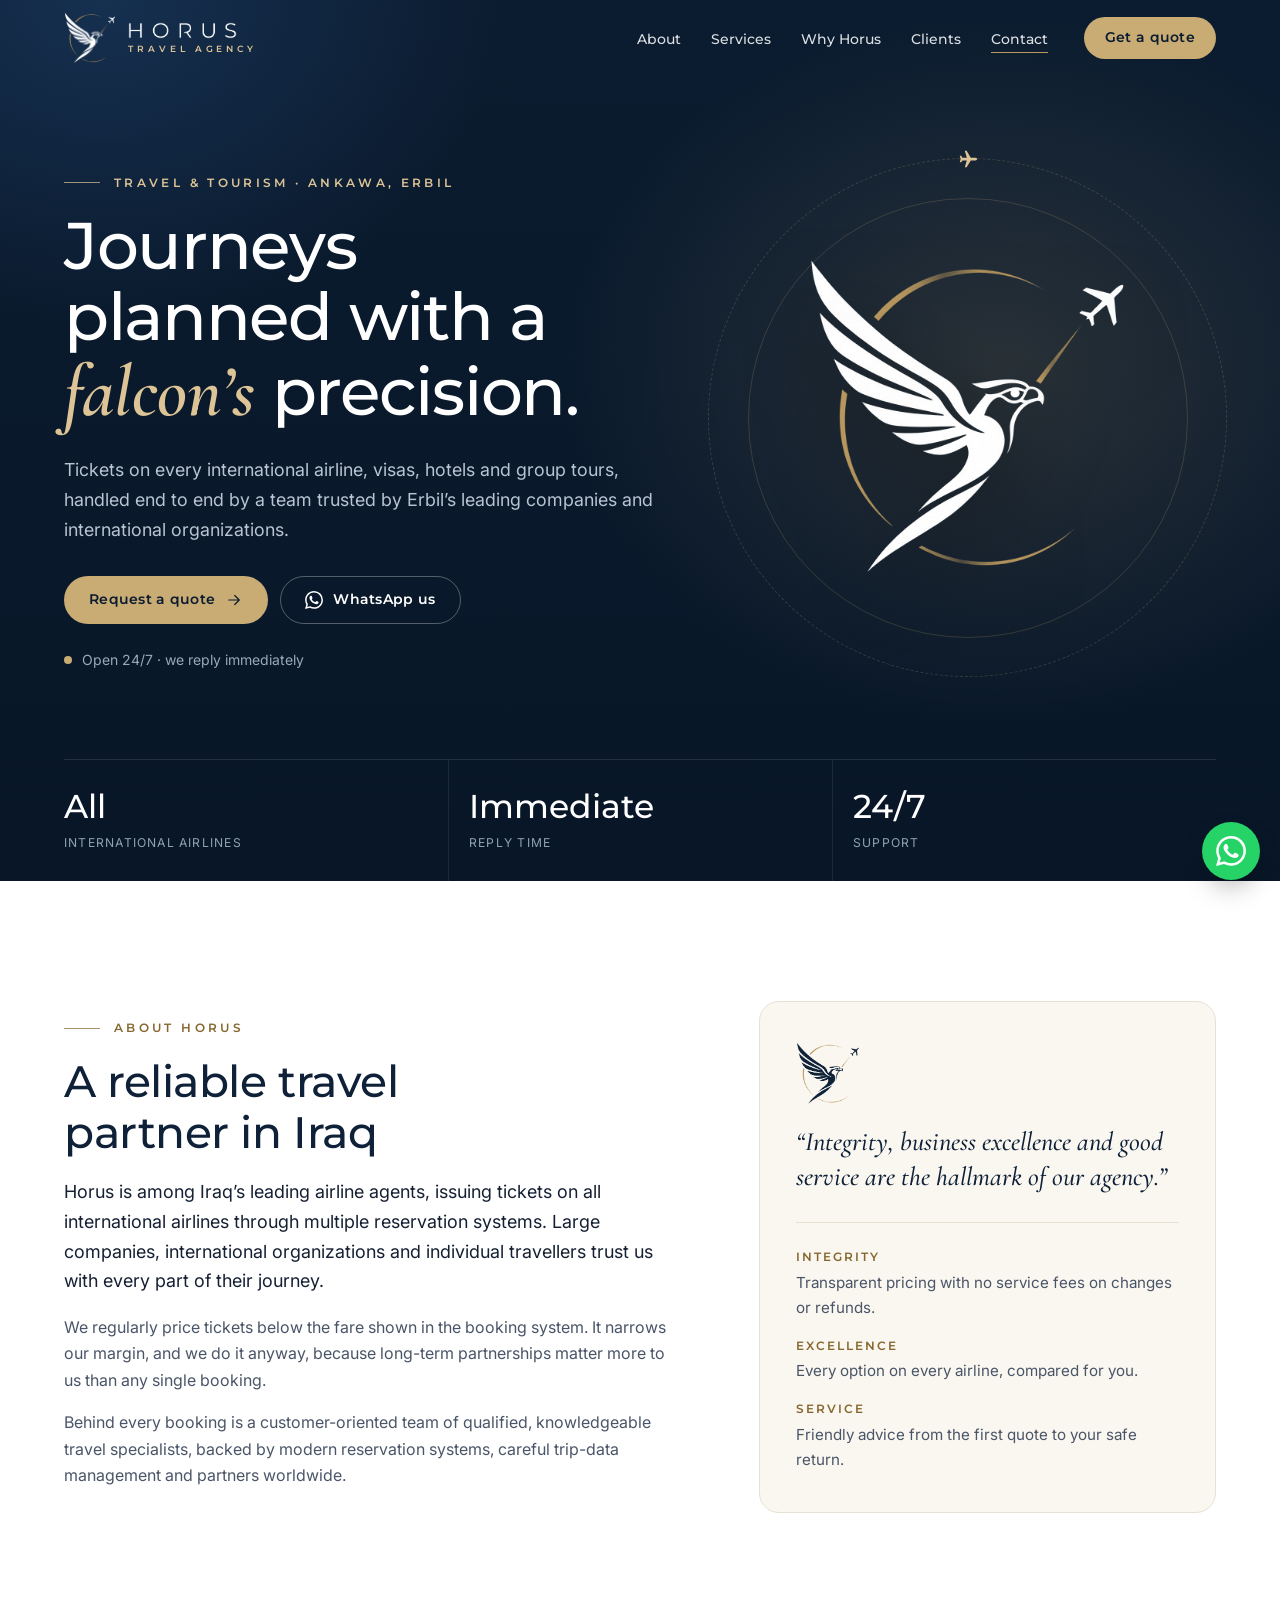
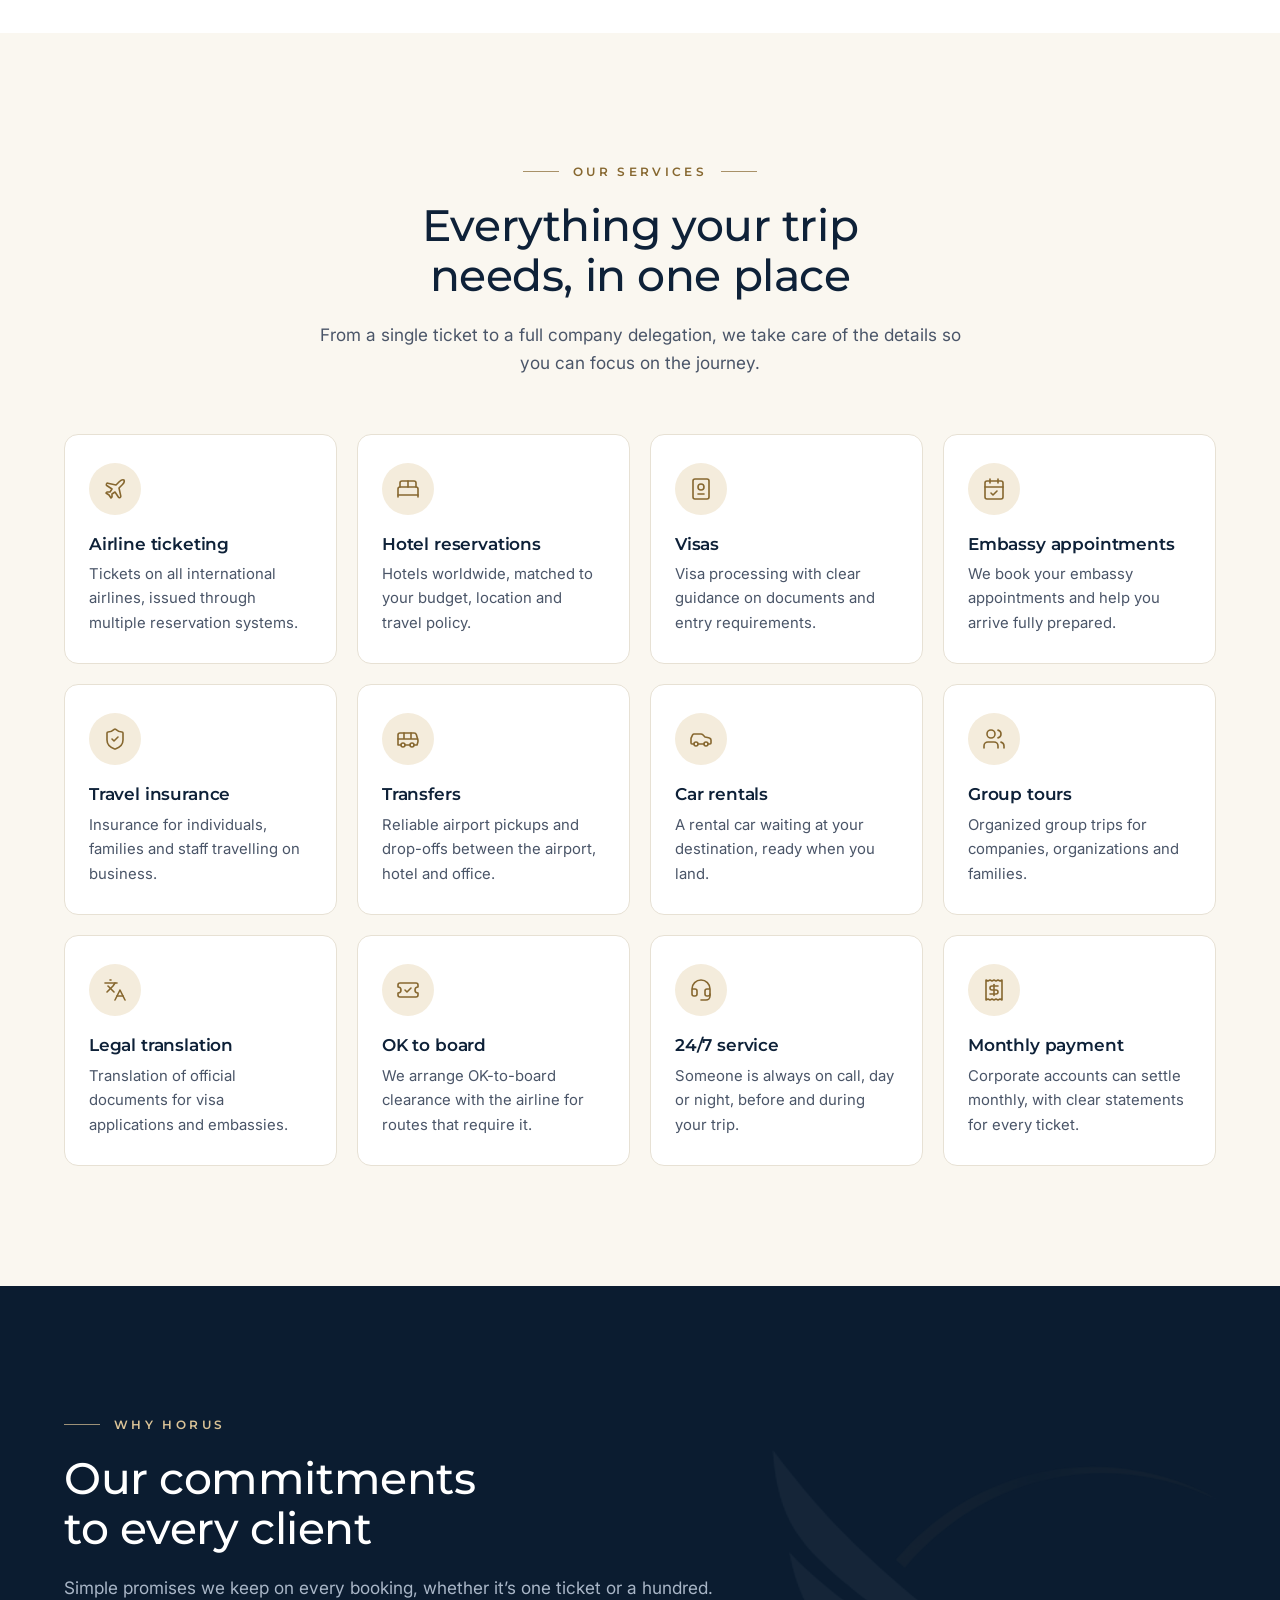
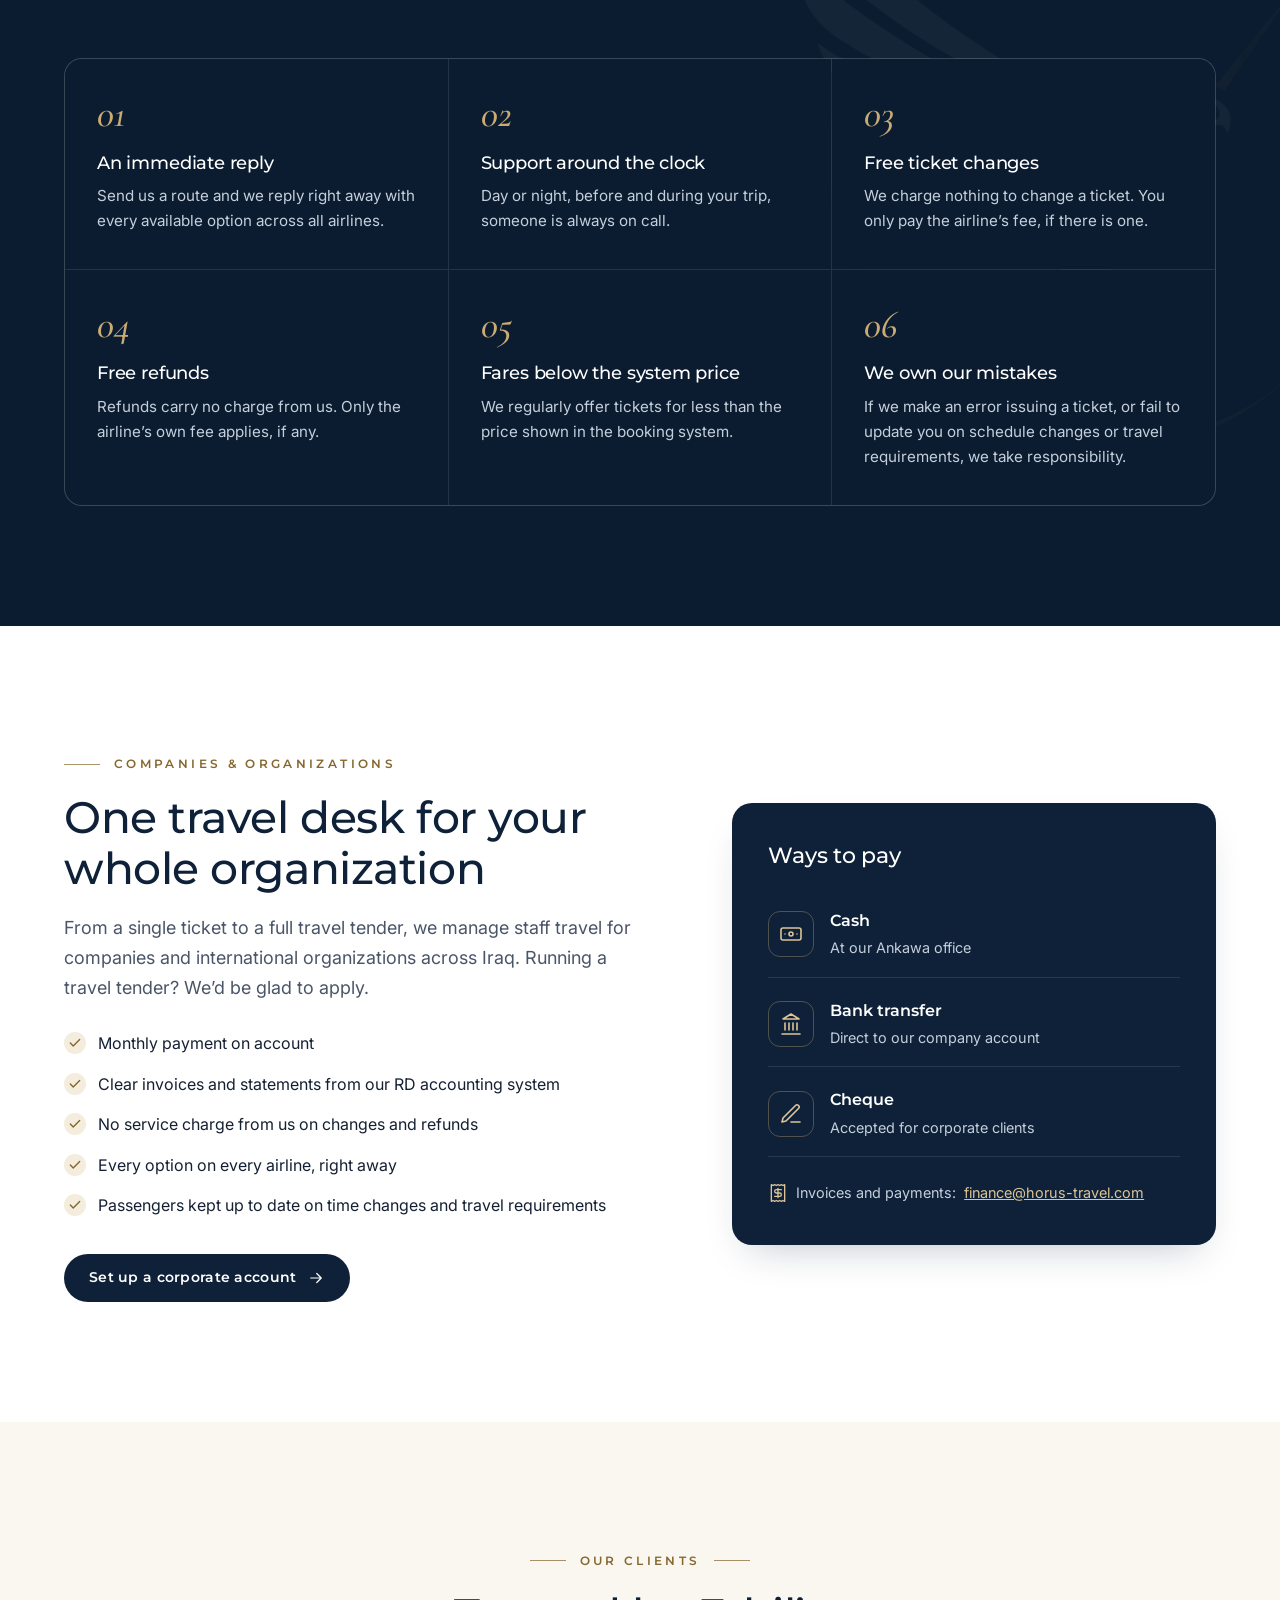
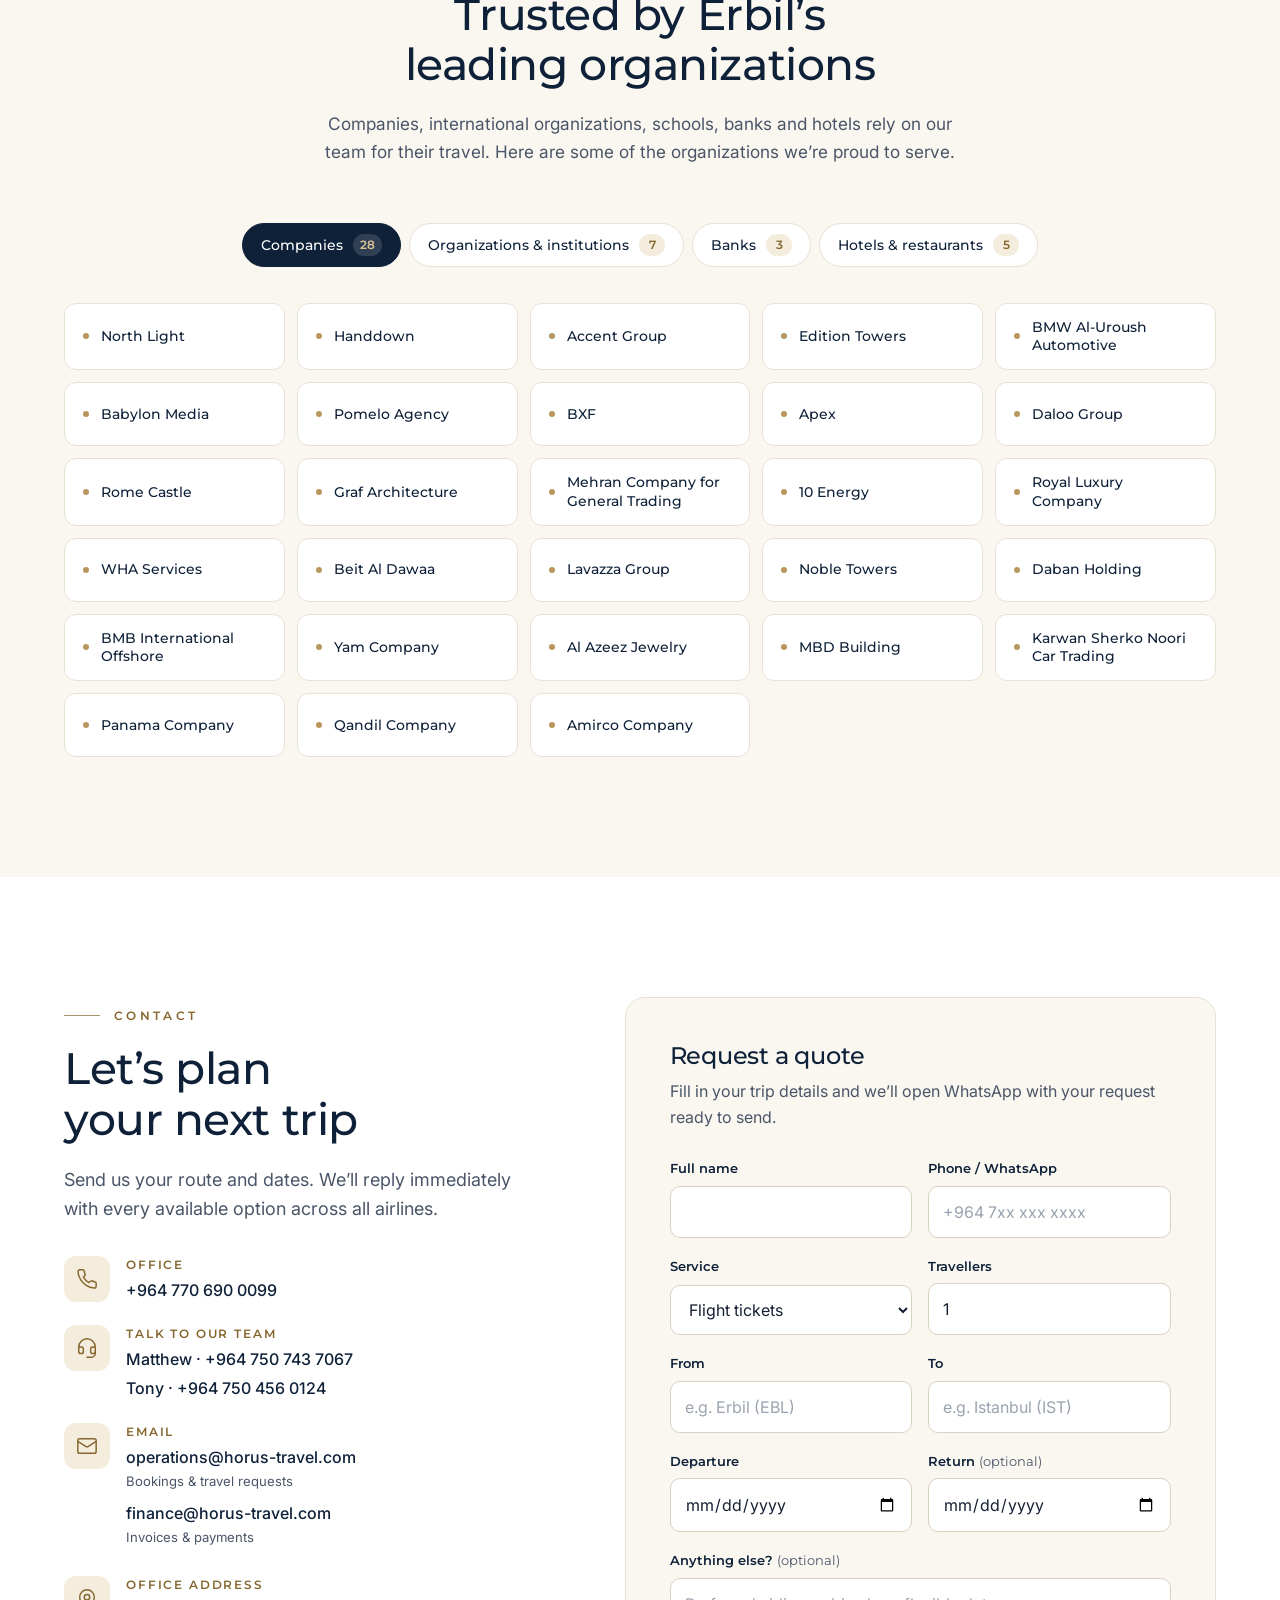
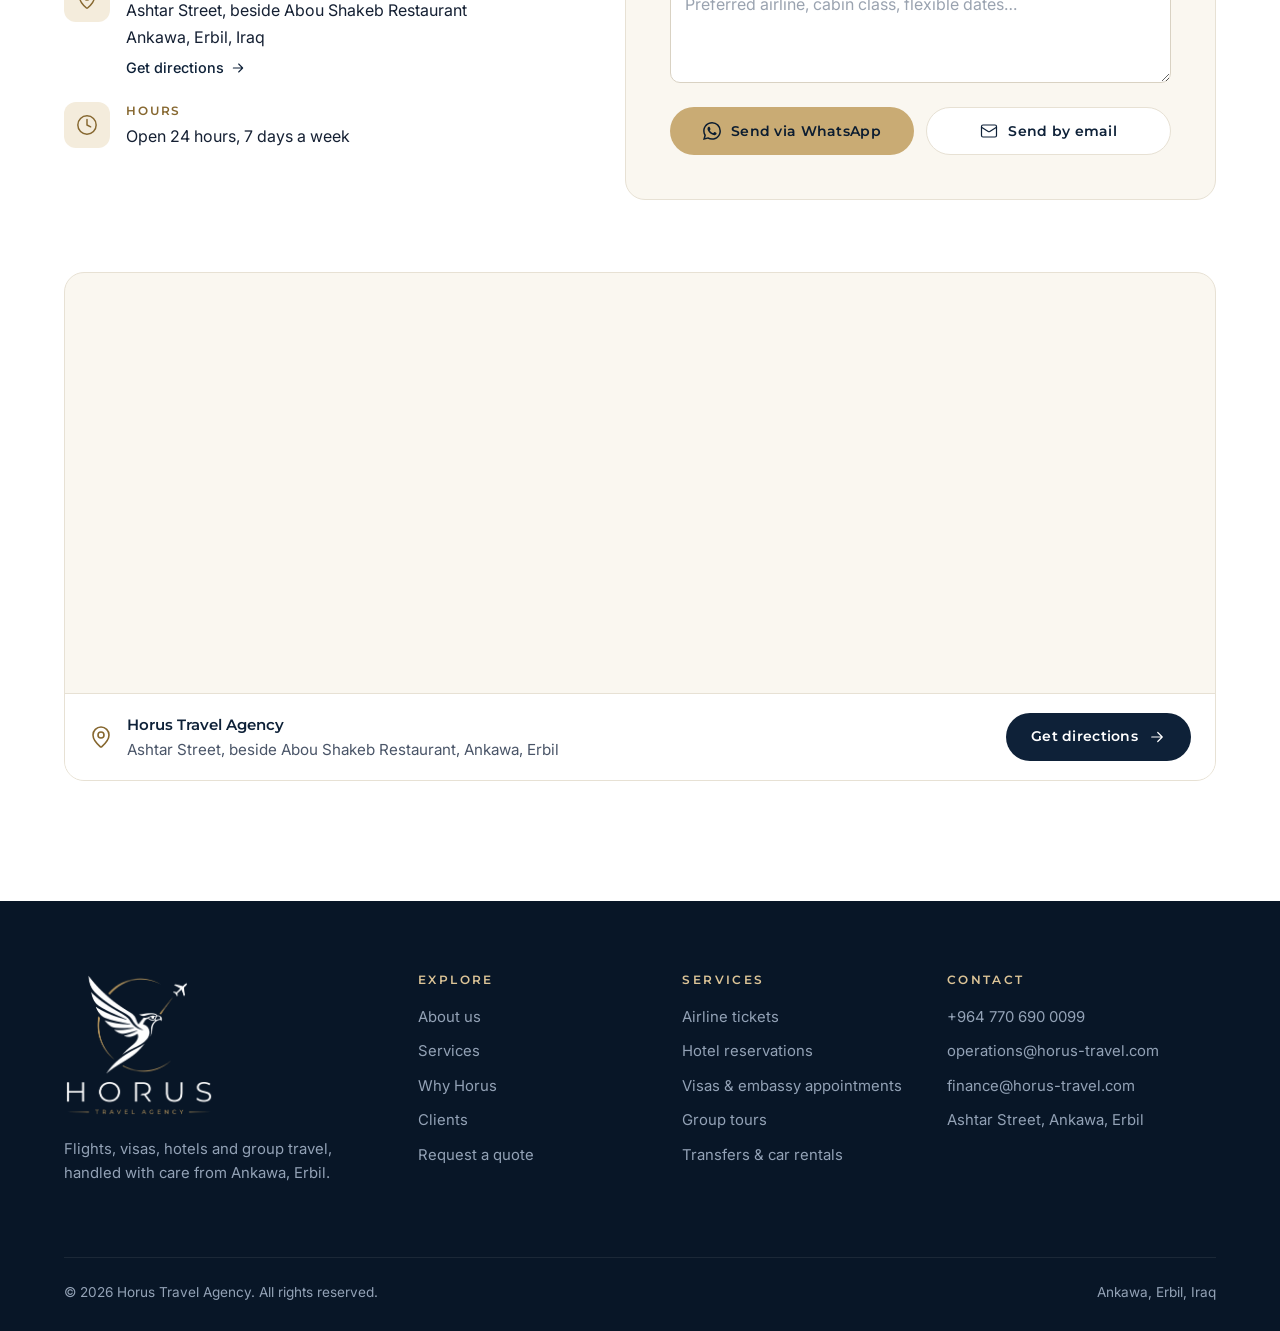
<file: index.html>
<!doctype html>
<html lang="en">
<head>
  <meta charset="utf-8">
  <meta name="viewport" content="width=device-width, initial-scale=1">
  <title>Horus Travel Agency | Flights, Visas &amp; Hotels in Erbil</title>
  <meta name="description" content="Horus Travel Agency in Ankawa, Erbil: tickets on all international airlines, visas, hotel reservations, group tours, transfers and 24/7 support with immediate replies.">
  <meta name="theme-color" content="#0B1C30">
  <link rel="canonical" href="https://horus-travel.com/">

  <meta property="og:type" content="website">
  <meta property="og:site_name" content="Horus Travel Agency">
  <meta property="og:title" content="Horus Travel Agency | Erbil, Iraq">
  <meta property="og:description" content="Tickets on all international airlines, visas, hotels and group tours. Immediate replies, 24/7.">
  <meta property="og:url" content="https://horus-travel.com/">
  <meta property="og:image" content="https://horus-travel.com/assets/og-image.jpg">
  <meta name="twitter:card" content="summary_large_image">

  <link rel="icon" type="image/png" href="assets/favicon.png">
  <link rel="apple-touch-icon" href="assets/apple-touch-icon.png">

  <link rel="preconnect" href="https://fonts.googleapis.com">
  <link rel="preconnect" href="https://fonts.gstatic.com" crossorigin>
  <link href="https://fonts.googleapis.com/css2?family=Cormorant+Garamond:ital,wght@1,500;1,600&family=Inter:wght@400;500;600&family=Montserrat:wght@400;500;600&display=swap" rel="stylesheet">
  <link rel="stylesheet" href="css/style.css">
  <script>document.documentElement.classList.add('js');</script>

  <script type="application/ld+json">
  {
    "@context": "https://schema.org",
    "@type": "TravelAgency",
    "name": "Horus Travel Agency",
    "url": "https://horus-travel.com/",
    "logo": "https://horus-travel.com/assets/horus-logo.png",
    "image": "https://horus-travel.com/assets/og-image.jpg",
    "telephone": "+9647706900099",
    "email": "operations@horus-travel.com",
    "address": {
      "@type": "PostalAddress",
      "streetAddress": "Ashtar Street, beside Abou Shakeb Restaurant",
      "addressLocality": "Ankawa, Erbil",
      "addressCountry": "IQ"
    },
    "geo": {
      "@type": "GeoCoordinates",
      "latitude": 36.2302055,
      "longitude": 43.9888115
    },
    "hasMap": "https://www.google.com/maps?q=36.2302055,43.9888115",
    "openingHoursSpecification": {
      "@type": "OpeningHoursSpecification",
      "dayOfWeek": ["Monday","Tuesday","Wednesday","Thursday","Friday","Saturday","Sunday"],
      "opens": "00:00",
      "closes": "23:59"
    },
    "paymentAccepted": "Cash, Bank transfer, Cheque"
  }
  </script>
</head>
<body>

  <!-- Icon sprite -->
  <svg width="0" height="0" style="position:absolute" aria-hidden="true">
    <symbol id="i-plane" viewBox="0 0 24 24"><path d="M17.8 19.2 16 11l3.5-3.5C21 6 21.5 4 21 3c-1-.5-3 0-4.5 1.5L13 8 4.8 6.2c-.5-.1-.9.1-1.1.5l-.3.5c-.2.5-.1 1 .3 1.3L9 12l-2 3H4l-1 1 3 2 2 3 1-1v-3l3-2 3.5 5.3c.3.4.8.5 1.3.3l.5-.2c.4-.3.6-.7.5-1.2z"/></symbol>
    <symbol id="i-jet" viewBox="0 0 24 24"><path d="M12 2c.8 0 1.5.9 1.5 2v5l7.5 4.5v2l-7.5-2.2V18l2 1.5V21L12 20l-3.5 1v-1.5l2-1.5v-4.7L3 15.5v-2L10.5 9V4c0-1.1.7-2 1.5-2z"/></symbol>
    <symbol id="i-bed" viewBox="0 0 24 24"><path d="M2 20v-8a2 2 0 0 1 2-2h16a2 2 0 0 1 2 2v8"/><path d="M4 10V6a2 2 0 0 1 2-2h12a2 2 0 0 1 2 2v4"/><path d="M12 4v6"/><path d="M2 18h20"/></symbol>
    <symbol id="i-passport" viewBox="0 0 24 24"><rect x="4" y="2" width="16" height="20" rx="2"/><circle cx="12" cy="10" r="3"/><path d="M9 17h6"/></symbol>
    <symbol id="i-calendar" viewBox="0 0 24 24"><rect x="3" y="4" width="18" height="18" rx="2"/><path d="M16 2v4M8 2v4M3 10h18"/><path d="m9 16 2 2 4-4"/></symbol>
    <symbol id="i-shield" viewBox="0 0 24 24"><path d="M20 13c0 5-3.5 7.5-7.66 8.95a1 1 0 0 1-.67-.01C7.5 20.5 4 18 4 13V6a1 1 0 0 1 1-1c2 0 4.5-1.2 6.24-2.72a1.17 1.17 0 0 1 1.52 0C14.51 3.81 17 5 19 5a1 1 0 0 1 1 1z"/><path d="m9 12 2 2 4-4"/></symbol>
    <symbol id="i-bus" viewBox="0 0 24 24"><path d="M8 6v6M15 6v6M2 12h19.6"/><path d="M18 18h3s.5-1.7.8-2.8c.1-.4.2-.8.2-1.2 0-.4-.1-.8-.2-1.2l-1.4-5C20.1 6.8 19.1 6 18 6H4a2 2 0 0 0-2 2v10h3"/><circle cx="7" cy="18" r="2"/><path d="M9 18h5"/><circle cx="16" cy="18" r="2"/></symbol>
    <symbol id="i-car" viewBox="0 0 24 24"><path d="M19 17h2c.6 0 1-.4 1-1v-3c0-.9-.7-1.7-1.5-1.9C18.7 10.6 16 10 16 10s-1.3-1.4-2.2-2.3c-.5-.4-1.1-.7-1.8-.7H5c-.6 0-1.1.4-1.4.9l-1.4 2.9A3.7 3.7 0 0 0 2 12v4c0 .6.4 1 1 1h2"/><circle cx="7" cy="17" r="2"/><path d="M9 17h6"/><circle cx="17" cy="17" r="2"/></symbol>
    <symbol id="i-users" viewBox="0 0 24 24"><path d="M16 21v-2a4 4 0 0 0-4-4H6a4 4 0 0 0-4 4v2"/><circle cx="9" cy="7" r="4"/><path d="M22 21v-2a4 4 0 0 0-3-3.87"/><path d="M16 3.13a4 4 0 0 1 0 7.75"/></symbol>
    <symbol id="i-languages" viewBox="0 0 24 24"><path d="m5 8 6 6"/><path d="m4 14 6-6 2-3"/><path d="M2 5h12"/><path d="M7 2h1"/><path d="m22 22-5-10-5 10"/><path d="M14 18h6"/></symbol>
    <symbol id="i-ticket" viewBox="0 0 24 24"><path d="M2 9a3 3 0 0 1 0 6v2a2 2 0 0 0 2 2h16a2 2 0 0 0 2-2v-2a3 3 0 0 1 0-6V7a2 2 0 0 0-2-2H4a2 2 0 0 0-2 2Z"/><path d="m9 12 2 2 4-4"/></symbol>
    <symbol id="i-headset" viewBox="0 0 24 24"><path d="M3 11h3a2 2 0 0 1 2 2v3a2 2 0 0 1-2 2H5a2 2 0 0 1-2-2v-5Zm0 0a9 9 0 1 1 18 0m0 0v5a2 2 0 0 1-2 2h-1a2 2 0 0 1-2-2v-3a2 2 0 0 1 2-2h3Z"/><path d="M21 16v2a4 4 0 0 1-4 4h-5"/></symbol>
    <symbol id="i-receipt" viewBox="0 0 24 24"><path d="M4 2v20l2-1 2 1 2-1 2 1 2-1 2 1 2-1 2 1V2l-2 1-2-1-2 1-2-1-2 1-2-1-2 1Z"/><path d="M16 8h-6a2 2 0 1 0 0 4h4a2 2 0 1 1 0 4H8"/><path d="M12 17.5v-11"/></symbol>
    <symbol id="i-banknote" viewBox="0 0 24 24"><rect x="2" y="6" width="20" height="12" rx="2"/><circle cx="12" cy="12" r="2"/><path d="M6 12h.01M18 12h.01"/></symbol>
    <symbol id="i-bank" viewBox="0 0 24 24"><path d="M3 22h18"/><path d="M6 18v-7M10 18v-7M14 18v-7M18 18v-7"/><path d="M12 2 20 7H4z"/></symbol>
    <symbol id="i-pen" viewBox="0 0 24 24"><path d="M12 20h9"/><path d="M16.5 3.5a2.12 2.12 0 0 1 3 3L7 19l-4 1 1-4Z"/></symbol>
    <symbol id="i-phone" viewBox="0 0 24 24"><path d="M22 16.92v3a2 2 0 0 1-2.18 2 19.79 19.79 0 0 1-8.63-3.07 19.5 19.5 0 0 1-6-6 19.79 19.79 0 0 1-3.07-8.67A2 2 0 0 1 4.11 2h3a2 2 0 0 1 2 1.72 12.84 12.84 0 0 0 .7 2.81 2 2 0 0 1-.45 2.11L8.09 9.91a16 16 0 0 0 6 6l1.27-1.27a2 2 0 0 1 2.11-.45 12.84 12.84 0 0 0 2.81.7A2 2 0 0 1 22 16.92z"/></symbol>
    <symbol id="i-mail" viewBox="0 0 24 24"><rect x="2" y="4" width="20" height="16" rx="2"/><path d="m22 7-8.97 5.7a1.94 1.94 0 0 1-2.06 0L2 7"/></symbol>
    <symbol id="i-pin" viewBox="0 0 24 24"><path d="M20 10c0 4.993-5.539 10.193-7.399 11.799a1 1 0 0 1-1.202 0C9.539 20.193 4 14.993 4 10a8 8 0 0 1 16 0"/><circle cx="12" cy="10" r="3"/></symbol>
    <symbol id="i-clock" viewBox="0 0 24 24"><circle cx="12" cy="12" r="10"/><path d="M12 6v6l4 2"/></symbol>
    <symbol id="i-check" viewBox="0 0 24 24"><path d="M20 6 9 17l-5-5"/></symbol>
    <symbol id="i-arrow" viewBox="0 0 24 24"><path d="M5 12h14M13 6l6 6-6 6"/></symbol>
    <symbol id="i-whatsapp" viewBox="0 0 24 24"><path d="M17.472 14.382c-.297-.149-1.758-.867-2.03-.967-.273-.099-.471-.148-.67.15-.197.297-.767.966-.94 1.164-.173.199-.347.223-.644.075-.297-.15-1.255-.463-2.39-1.475-.883-.788-1.48-1.761-1.653-2.059-.173-.297-.018-.458.13-.606.134-.133.298-.347.446-.52.149-.174.198-.298.298-.497.099-.198.05-.371-.025-.52-.075-.149-.669-1.612-.916-2.207-.242-.579-.487-.5-.669-.51-.173-.008-.371-.01-.57-.01-.198 0-.52.074-.792.372-.272.297-1.04 1.016-1.04 2.479 0 1.462 1.065 2.875 1.213 3.074.149.198 2.096 3.2 5.077 4.487.709.306 1.262.489 1.694.625.712.227 1.36.195 1.871.118.571-.085 1.758-.719 2.006-1.413.248-.694.248-1.289.173-1.413-.074-.124-.272-.198-.57-.347m-5.421 7.403h-.004a9.87 9.87 0 0 1-5.031-1.378l-.361-.214-3.741.982.998-3.648-.235-.374a9.86 9.86 0 0 1-1.51-5.26c.001-5.45 4.436-9.884 9.888-9.884 2.64 0 5.122 1.03 6.988 2.898a9.825 9.825 0 0 1 2.893 6.994c-.003 5.45-4.437 9.884-9.885 9.884m8.413-18.297A11.815 11.815 0 0 0 12.05 0C5.495 0 .16 5.335.157 11.892c0 2.096.547 4.142 1.588 5.945L.057 24l6.305-1.654a11.882 11.882 0 0 0 5.683 1.448h.005c6.554 0 11.89-5.335 11.893-11.893a11.821 11.821 0 0 0-3.48-8.413Z"/></symbol>
  </svg>

  <a class="skip-link" href="#main">Skip to content</a>

  <!-- ============ Header ============ -->
  <header class="site-header" id="top">
    <div class="container header-inner">
      <a class="brand" href="#top" aria-label="Horus Travel Agency, back to top">
        <span class="brand-mark">
          <img class="on-light" src="assets/horus-mark.png" alt="" width="421" height="418">
          <img class="on-dark" src="assets/horus-mark-light.png" alt="" width="421" height="418">
        </span>
        <span class="brand-text">
          <span class="brand-word">
            <img class="on-light" src="assets/horus-wordmark.png" alt="" width="605" height="94">
            <img class="on-dark" src="assets/horus-wordmark-light.png" alt="" width="605" height="94">
          </span>
          <span class="brand-tag">Travel Agency</span>
        </span>
      </a>

      <nav class="site-nav" id="site-nav" aria-label="Main">
        <ul>
          <li><a href="#about">About</a></li>
          <li><a href="#services">Services</a></li>
          <li><a href="#why">Why Horus</a></li>
          <li><a href="#clients">Clients</a></li>
          <li><a href="#contact">Contact</a></li>
        </ul>
        <a class="btn btn-gold nav-cta" href="#quote">Get a quote</a>
      </nav>

      <button class="nav-toggle" type="button" aria-controls="site-nav" aria-expanded="false" aria-label="Open menu">
        <span></span><span></span><span></span>
      </button>
    </div>
  </header>

  <main id="main">

    <!-- ============ Hero ============ -->
    <section class="hero">
      <div class="hero-bg" aria-hidden="true"></div>
      <div class="container hero-grid">
        <div class="hero-copy">
          <p class="eyebrow eyebrow-light">Travel &amp; Tourism · Ankawa, Erbil</p>
          <h1>Journeys planned with a <em>falcon’s</em> precision.</h1>
          <p class="hero-lead">Tickets on every international airline, visas, hotels and group tours, handled end to end by a team trusted by Erbil’s leading companies and international organizations.</p>
          <div class="hero-actions">
            <a class="btn btn-gold" href="#quote">Request a quote <svg class="icon"><use href="#i-arrow"/></svg></a>
            <a class="btn btn-ghost" href="https://wa.me/9647706900099" target="_blank" rel="noopener"><svg class="icon icon-fill"><use href="#i-whatsapp"/></svg> WhatsApp us</a>
          </div>
          <p class="hero-note"><span class="pulse" aria-hidden="true"></span> Open 24/7 · we reply immediately</p>
        </div>

        <div class="hero-art" aria-hidden="true">
          <div class="orbit orbit-inner"></div>
          <div class="orbit orbit-outer"><svg class="orbit-plane icon-fill"><use href="#i-jet"/></svg></div>
          <img src="assets/horus-mark-light.png" alt="" width="421" height="418">
        </div>
      </div>

      <div class="container">
        <ul class="stats">
          <li><strong>All</strong><span>International airlines</span></li>
          <li><strong>Immediate</strong><span>Reply time</span></li>
          <li><strong>24/7</strong><span>Support</span></li>
        </ul>
      </div>
    </section>

    <!-- ============ About ============ -->
    <section class="section about" id="about">
      <div class="container about-grid">
        <div class="about-copy reveal">
          <p class="eyebrow">About Horus</p>
          <h2>A reliable travel partner in Iraq</h2>
          <p class="lead">Horus is among Iraq’s leading airline agents, issuing tickets on all international airlines through multiple reservation systems. Large companies, international organizations and individual travellers trust us with every part of their journey.</p>
          <p>We regularly price tickets below the fare shown in the booking system. It narrows our margin, and we do it anyway, because long-term partnerships matter more to us than any single booking.</p>
          <p>Behind every booking is a customer-oriented team of qualified, knowledgeable travel specialists, backed by modern reservation systems, careful trip-data management and partners worldwide.</p>
        </div>

        <aside class="about-card reveal">
          <img class="about-card-mark" src="assets/horus-mark.png" alt="" width="421" height="418">
          <blockquote>“Integrity, business excellence and good service are the hallmark of our agency.”</blockquote>
          <ul class="values">
            <li><strong>Integrity</strong><span>Transparent pricing with no service fees on changes or refunds.</span></li>
            <li><strong>Excellence</strong><span>Every option on every airline, compared for you.</span></li>
            <li><strong>Service</strong><span>Friendly advice from the first quote to your safe return.</span></li>
          </ul>
        </aside>
      </div>
    </section>

    <!-- ============ Services ============ -->
    <section class="section services" id="services">
      <div class="container">
        <div class="section-head center reveal">
          <p class="eyebrow">Our services</p>
          <h2>Everything your trip needs, in one place</h2>
          <p>From a single ticket to a full company delegation, we take care of the details so you can focus on the journey.</p>
        </div>

        <div class="service-grid stagger">
          <article class="service-card reveal">
            <div class="service-icon"><svg class="icon"><use href="#i-plane"/></svg></div>
            <h3>Airline ticketing</h3>
            <p>Tickets on all international airlines, issued through multiple reservation systems.</p>
          </article>
          <article class="service-card reveal">
            <div class="service-icon"><svg class="icon"><use href="#i-bed"/></svg></div>
            <h3>Hotel reservations</h3>
            <p>Hotels worldwide, matched to your budget, location and travel policy.</p>
          </article>
          <article class="service-card reveal">
            <div class="service-icon"><svg class="icon"><use href="#i-passport"/></svg></div>
            <h3>Visas</h3>
            <p>Visa processing with clear guidance on documents and entry requirements.</p>
          </article>
          <article class="service-card reveal">
            <div class="service-icon"><svg class="icon"><use href="#i-calendar"/></svg></div>
            <h3>Embassy appointments</h3>
            <p>We book your embassy appointments and help you arrive fully prepared.</p>
          </article>
          <article class="service-card reveal">
            <div class="service-icon"><svg class="icon"><use href="#i-shield"/></svg></div>
            <h3>Travel insurance</h3>
            <p>Insurance for individuals, families and staff travelling on business.</p>
          </article>
          <article class="service-card reveal">
            <div class="service-icon"><svg class="icon"><use href="#i-bus"/></svg></div>
            <h3>Transfers</h3>
            <p>Reliable airport pickups and drop-offs between the airport, hotel and office.</p>
          </article>
          <article class="service-card reveal">
            <div class="service-icon"><svg class="icon"><use href="#i-car"/></svg></div>
            <h3>Car rentals</h3>
            <p>A rental car waiting at your destination, ready when you land.</p>
          </article>
          <article class="service-card reveal">
            <div class="service-icon"><svg class="icon"><use href="#i-users"/></svg></div>
            <h3>Group tours</h3>
            <p>Organized group trips for companies, organizations and families.</p>
          </article>
          <article class="service-card reveal">
            <div class="service-icon"><svg class="icon"><use href="#i-languages"/></svg></div>
            <h3>Legal translation</h3>
            <p>Translation of official documents for visa applications and embassies.</p>
          </article>
          <article class="service-card reveal">
            <div class="service-icon"><svg class="icon"><use href="#i-ticket"/></svg></div>
            <h3>OK to board</h3>
            <p>We arrange OK-to-board clearance with the airline for routes that require it.</p>
          </article>
          <article class="service-card reveal">
            <div class="service-icon"><svg class="icon"><use href="#i-headset"/></svg></div>
            <h3>24/7 service</h3>
            <p>Someone is always on call, day or night, before and during your trip.</p>
          </article>
          <article class="service-card reveal">
            <div class="service-icon"><svg class="icon"><use href="#i-receipt"/></svg></div>
            <h3>Monthly payment</h3>
            <p>Corporate accounts can settle monthly, with clear statements for every ticket.</p>
          </article>
        </div>
      </div>
    </section>

    <!-- ============ Why Horus ============ -->
    <section class="section why" id="why">
      <img class="why-watermark" src="assets/horus-mark-light.png" alt="" width="421" height="418" aria-hidden="true">
      <div class="container">
        <div class="section-head reveal">
          <p class="eyebrow eyebrow-light">Why Horus</p>
          <h2>Our commitments to every client</h2>
          <p>Simple promises we keep on every booking, whether it’s one ticket or a hundred.</p>
        </div>

        <ol class="why-grid stagger">
          <li class="why-item reveal">
            <span class="why-num">01</span>
            <h3>An immediate reply</h3>
            <p>Send us a route and we reply right away with every available option across all airlines.</p>
          </li>
          <li class="why-item reveal">
            <span class="why-num">02</span>
            <h3>Support around the clock</h3>
            <p>Day or night, before and during your trip, someone is always on call.</p>
          </li>
          <li class="why-item reveal">
            <span class="why-num">03</span>
            <h3>Free ticket changes</h3>
            <p>We charge nothing to change a ticket. You only pay the airline’s fee, if there is one.</p>
          </li>
          <li class="why-item reveal">
            <span class="why-num">04</span>
            <h3>Free refunds</h3>
            <p>Refunds carry no charge from us. Only the airline’s own fee applies, if any.</p>
          </li>
          <li class="why-item reveal">
            <span class="why-num">05</span>
            <h3>Fares below the system price</h3>
            <p>We regularly offer tickets for less than the price shown in the booking system.</p>
          </li>
          <li class="why-item reveal">
            <span class="why-num">06</span>
            <h3>We own our mistakes</h3>
            <p>If we make an error issuing a ticket, or fail to update you on schedule changes or travel requirements, we take responsibility.</p>
          </li>
        </ol>
      </div>
    </section>

    <!-- ============ Corporate & payment ============ -->
    <section class="section corporate" id="corporate">
      <div class="container corp-grid">
        <div class="corp-copy reveal">
          <p class="eyebrow">Companies &amp; organizations</p>
          <h2>One travel desk for your whole organization</h2>
          <p class="lead">From a single ticket to a full travel tender, we manage staff travel for companies and international organizations across Iraq. Running a travel tender? We’d be glad to apply.</p>
          <ul class="checklist">
            <li><svg class="icon"><use href="#i-check"/></svg>Monthly payment on account</li>
            <li><svg class="icon"><use href="#i-check"/></svg>Clear invoices and statements from our RD accounting system</li>
            <li><svg class="icon"><use href="#i-check"/></svg>No service charge from us on changes and refunds</li>
            <li><svg class="icon"><use href="#i-check"/></svg>Every option on every airline, right away</li>
            <li><svg class="icon"><use href="#i-check"/></svg>Passengers kept up to date on time changes and travel requirements</li>
          </ul>
          <a class="btn btn-navy" href="#contact">Set up a corporate account <svg class="icon"><use href="#i-arrow"/></svg></a>
        </div>

        <aside class="pay-card reveal">
          <h3>Ways to pay</h3>
          <ul class="pay-list">
            <li>
              <span class="pay-icon"><svg class="icon"><use href="#i-banknote"/></svg></span>
              <div><strong>Cash</strong><span>At our Ankawa office</span></div>
            </li>
            <li>
              <span class="pay-icon"><svg class="icon"><use href="#i-bank"/></svg></span>
              <div><strong>Bank transfer</strong><span>Direct to our company account</span></div>
            </li>
            <li>
              <span class="pay-icon"><svg class="icon"><use href="#i-pen"/></svg></span>
              <div><strong>Cheque</strong><span>Accepted for corporate clients</span></div>
            </li>
          </ul>
          <p class="pay-note"><svg class="icon"><use href="#i-receipt"/></svg> Invoices and payments: <a href="mailto:finance@horus-travel.com">finance@horus-travel.com</a></p>
        </aside>
      </div>
    </section>

    <!-- ============ Clients ============ -->
    <section class="section clients" id="clients">
      <div class="container">
        <div class="section-head center reveal">
          <p class="eyebrow">Our clients</p>
          <h2>Trusted by Erbil’s leading organizations</h2>
          <p>Companies, international organizations, schools, banks and hotels rely on our team for their travel. Here are some of the organizations we’re proud to serve.</p>
        </div>

        <div class="tabs reveal" role="tablist" aria-label="Client categories">
          <button class="tab" type="button" role="tab" id="tab-co" aria-controls="panel-co" aria-selected="true">Companies <span class="count">28</span></button>
          <button class="tab" type="button" role="tab" id="tab-org" aria-controls="panel-org" aria-selected="false" tabindex="-1">Organizations &amp; institutions <span class="count">7</span></button>
          <button class="tab" type="button" role="tab" id="tab-bank" aria-controls="panel-bank" aria-selected="false" tabindex="-1">Banks <span class="count">3</span></button>
          <button class="tab" type="button" role="tab" id="tab-hosp" aria-controls="panel-hosp" aria-selected="false" tabindex="-1">Hotels &amp; restaurants <span class="count">5</span></button>
        </div>

        <div class="tab-panel" id="panel-co" role="tabpanel" aria-labelledby="tab-co" tabindex="0">
          <ul class="client-grid">
            <li>North Light</li>
            <li>Handdown</li>
            <li>Accent Group</li>
            <li>Edition Towers</li>
            <li>BMW Al-Uroush Automotive</li>
            <li>Babylon Media</li>
            <li>Pomelo Agency</li>
            <li>BXF</li>
            <li>Apex</li>
            <li>Daloo Group</li>
            <li>Rome Castle</li>
            <li>Graf Architecture</li>
            <li>Mehran Company for General Trading</li>
            <li>10 Energy</li>
            <li>Royal Luxury Company</li>
            <li>WHA Services</li>
            <li>Beit Al Dawaa</li>
            <li>Lavazza Group</li>
            <li>Noble Towers</li>
            <li>Daban Holding</li>
            <li>BMB International Offshore</li>
            <li>Yam Company</li>
            <li>Al Azeez Jewelry</li>
            <li>MBD Building</li>
            <li>Karwan Sherko Noori Car Trading</li>
            <li>Panama Company</li>
            <li>Qandil Company</li>
            <li>Amirco Company</li>
          </ul>
        </div>

        <div class="tab-panel" id="panel-org" role="tabpanel" aria-labelledby="tab-org" tabindex="0">
          <ul class="client-grid">
            <li>SEED Foundation</li>
            <li>DanChurchAid</li>
            <li>Armenian Consulate</li>
            <li>Catholic University</li>
            <li>CIS Erbil</li>
            <li>Cedars International School</li>
            <li>Life Support Team Hospital</li>
          </ul>
        </div>

        <div class="tab-panel" id="panel-bank" role="tabpanel" aria-labelledby="tab-bank" tabindex="0">
          <ul class="client-grid">
            <li>Mansour Bank</li>
            <li>Arabia Bank</li>
            <li>Al Baraka Bank</li>
          </ul>
        </div>

        <div class="tab-panel" id="panel-hosp" role="tabpanel" aria-labelledby="tab-hosp" tabindex="0">
          <ul class="client-grid">
            <li>Classy Hotel</li>
            <li>Ankawa Royal Hotel</li>
            <li>Ankawa Holiday Hotel</li>
            <li>Sun Hotel</li>
            <li>ABC Restaurant</li>
          </ul>
        </div>
      </div>
    </section>

    <!-- ============ Contact ============ -->
    <section class="section contact" id="contact">
      <div class="container contact-grid">
        <div class="contact-info reveal">
          <p class="eyebrow">Contact</p>
          <h2>Let’s plan your next trip</h2>
          <p class="lead">Send us your route and dates. We’ll reply immediately with every available option across all airlines.</p>

          <ul class="contact-list">
            <li>
              <span class="contact-icon"><svg class="icon"><use href="#i-phone"/></svg></span>
              <div>
                <span class="contact-label">Office</span>
                <a href="tel:+9647706900099">+964 770 690 0099</a>
              </div>
            </li>
            <li>
              <span class="contact-icon"><svg class="icon"><use href="#i-headset"/></svg></span>
              <div>
                <span class="contact-label">Talk to our team</span>
                <a href="tel:+9647507437067">Matthew · +964 750 743 7067</a>
                <a href="tel:+9647504560124">Tony · +964 750 456 0124</a>
              </div>
            </li>
            <li>
              <span class="contact-icon"><svg class="icon"><use href="#i-mail"/></svg></span>
              <div>
                <span class="contact-label">Email</span>
                <a href="mailto:operations@horus-travel.com">operations@horus-travel.com</a>
                <span class="contact-sub">Bookings &amp; travel requests</span>
                <a href="mailto:finance@horus-travel.com">finance@horus-travel.com</a>
                <span class="contact-sub">Invoices &amp; payments</span>
              </div>
            </li>
            <li>
              <span class="contact-icon"><svg class="icon"><use href="#i-pin"/></svg></span>
              <div>
                <span class="contact-label">Office address</span>
                <address>Ashtar Street, beside Abou Shakeb Restaurant<br>Ankawa, Erbil, Iraq</address>
                <a class="contact-link" href="https://www.google.com/maps/dir/?api=1&amp;destination=36.2302055%2C43.9888115" target="_blank" rel="noopener">Get directions <svg class="icon"><use href="#i-arrow"/></svg></a>
              </div>
            </li>
            <li>
              <span class="contact-icon"><svg class="icon"><use href="#i-clock"/></svg></span>
              <div>
                <span class="contact-label">Hours</span>
                <span>Open 24 hours, 7 days a week</span>
              </div>
            </li>
          </ul>
        </div>

        <div class="quote-card reveal" id="quote">
          <h3>Request a quote</h3>
          <p class="quote-intro">Fill in your trip details and we’ll open WhatsApp with your request ready to send.</p>

          <form id="quote-form" class="quote-form">
            <div class="field">
              <label for="q-name">Full name</label>
              <input id="q-name" name="name" type="text" autocomplete="name" required>
            </div>
            <div class="field">
              <label for="q-phone">Phone / WhatsApp</label>
              <input id="q-phone" name="phone" type="tel" autocomplete="tel" placeholder="+964 7xx xxx xxxx" required>
            </div>
            <div class="field">
              <label for="q-service">Service</label>
              <select id="q-service" name="service">
                <option>Flight tickets</option>
                <option>Hotel reservation</option>
                <option>Visa / embassy appointment</option>
                <option>Group tour</option>
                <option>Airport transfer</option>
                <option>Car rental</option>
                <option>Travel insurance</option>
                <option>Legal translation</option>
                <option>Corporate account</option>
                <option>Other</option>
              </select>
            </div>
            <div class="field">
              <label for="q-travellers">Travellers</label>
              <input id="q-travellers" name="travellers" type="number" min="1" max="500" value="1" inputmode="numeric">
            </div>
            <div class="field">
              <label for="q-from">From</label>
              <input id="q-from" name="from" type="text" placeholder="e.g. Erbil (EBL)">
            </div>
            <div class="field">
              <label for="q-to">To</label>
              <input id="q-to" name="to" type="text" placeholder="e.g. Istanbul (IST)">
            </div>
            <div class="field">
              <label for="q-depart">Departure</label>
              <input id="q-depart" name="depart" type="date">
            </div>
            <div class="field">
              <label for="q-return">Return <span class="optional">(optional)</span></label>
              <input id="q-return" name="return" type="date">
            </div>
            <div class="field field-full">
              <label for="q-notes">Anything else? <span class="optional">(optional)</span></label>
              <textarea id="q-notes" name="notes" rows="3" placeholder="Preferred airline, cabin class, flexible dates…"></textarea>
            </div>
            <div class="form-actions field-full">
              <button class="btn btn-gold" type="submit"><svg class="icon icon-fill"><use href="#i-whatsapp"/></svg> Send via WhatsApp</button>
              <button class="btn btn-outline" type="button" id="send-email"><svg class="icon"><use href="#i-mail"/></svg> Send by email</button>
            </div>
          </form>
        </div>
      </div>

      <div class="container">
        <div class="map-card reveal">
          <iframe title="Horus Travel Agency office on Google Maps" src="https://maps.google.com/maps?q=36.2302055,43.9888115&amp;z=17&amp;hl=en&amp;output=embed" loading="lazy" referrerpolicy="no-referrer-when-downgrade" allowfullscreen></iframe>
          <div class="map-bar">
            <p>
              <svg class="icon"><use href="#i-pin"/></svg>
              <span><strong>Horus Travel Agency</strong>Ashtar Street, beside Abou Shakeb Restaurant, Ankawa, Erbil</span>
            </p>
            <a class="btn btn-navy" href="https://www.google.com/maps/dir/?api=1&amp;destination=36.2302055%2C43.9888115" target="_blank" rel="noopener">Get directions <svg class="icon"><use href="#i-arrow"/></svg></a>
          </div>
        </div>
      </div>
    </section>
  </main>

  <!-- ============ Footer ============ -->
  <footer class="site-footer">
    <div class="container footer-grid">
      <div class="footer-brand">
        <img src="assets/horus-logo-light.png" alt="Horus Travel Agency" width="617" height="592">
        <p>Flights, visas, hotels and group travel, handled with care from Ankawa, Erbil.</p>
      </div>
      <div>
        <h4>Explore</h4>
        <ul>
          <li><a href="#about">About us</a></li>
          <li><a href="#services">Services</a></li>
          <li><a href="#why">Why Horus</a></li>
          <li><a href="#clients">Clients</a></li>
          <li><a href="#quote">Request a quote</a></li>
        </ul>
      </div>
      <div>
        <h4>Services</h4>
        <ul>
          <li>Airline tickets</li>
          <li>Hotel reservations</li>
          <li>Visas &amp; embassy appointments</li>
          <li>Group tours</li>
          <li>Transfers &amp; car rentals</li>
        </ul>
      </div>
      <div>
        <h4>Contact</h4>
        <ul>
          <li><a href="tel:+9647706900099">+964 770 690 0099</a></li>
          <li><a href="mailto:operations@horus-travel.com">operations@horus-travel.com</a></li>
          <li><a href="mailto:finance@horus-travel.com">finance@horus-travel.com</a></li>
          <li><a href="https://www.google.com/maps?q=36.2302055,43.9888115" target="_blank" rel="noopener">Ashtar Street, Ankawa, Erbil</a></li>
        </ul>
      </div>
    </div>
    <div class="container footer-bottom">
      <p>© <span id="year">2026</span> Horus Travel Agency. All rights reserved.</p>
      <p>Ankawa, Erbil, Iraq</p>
    </div>
  </footer>

  <a class="wa-fab" href="https://wa.me/9647706900099" target="_blank" rel="noopener" aria-label="Chat with us on WhatsApp">
    <svg class="icon icon-fill"><use href="#i-whatsapp"/></svg>
  </a>

  <script src="js/main.js"></script>
</body>
</html>
</file>
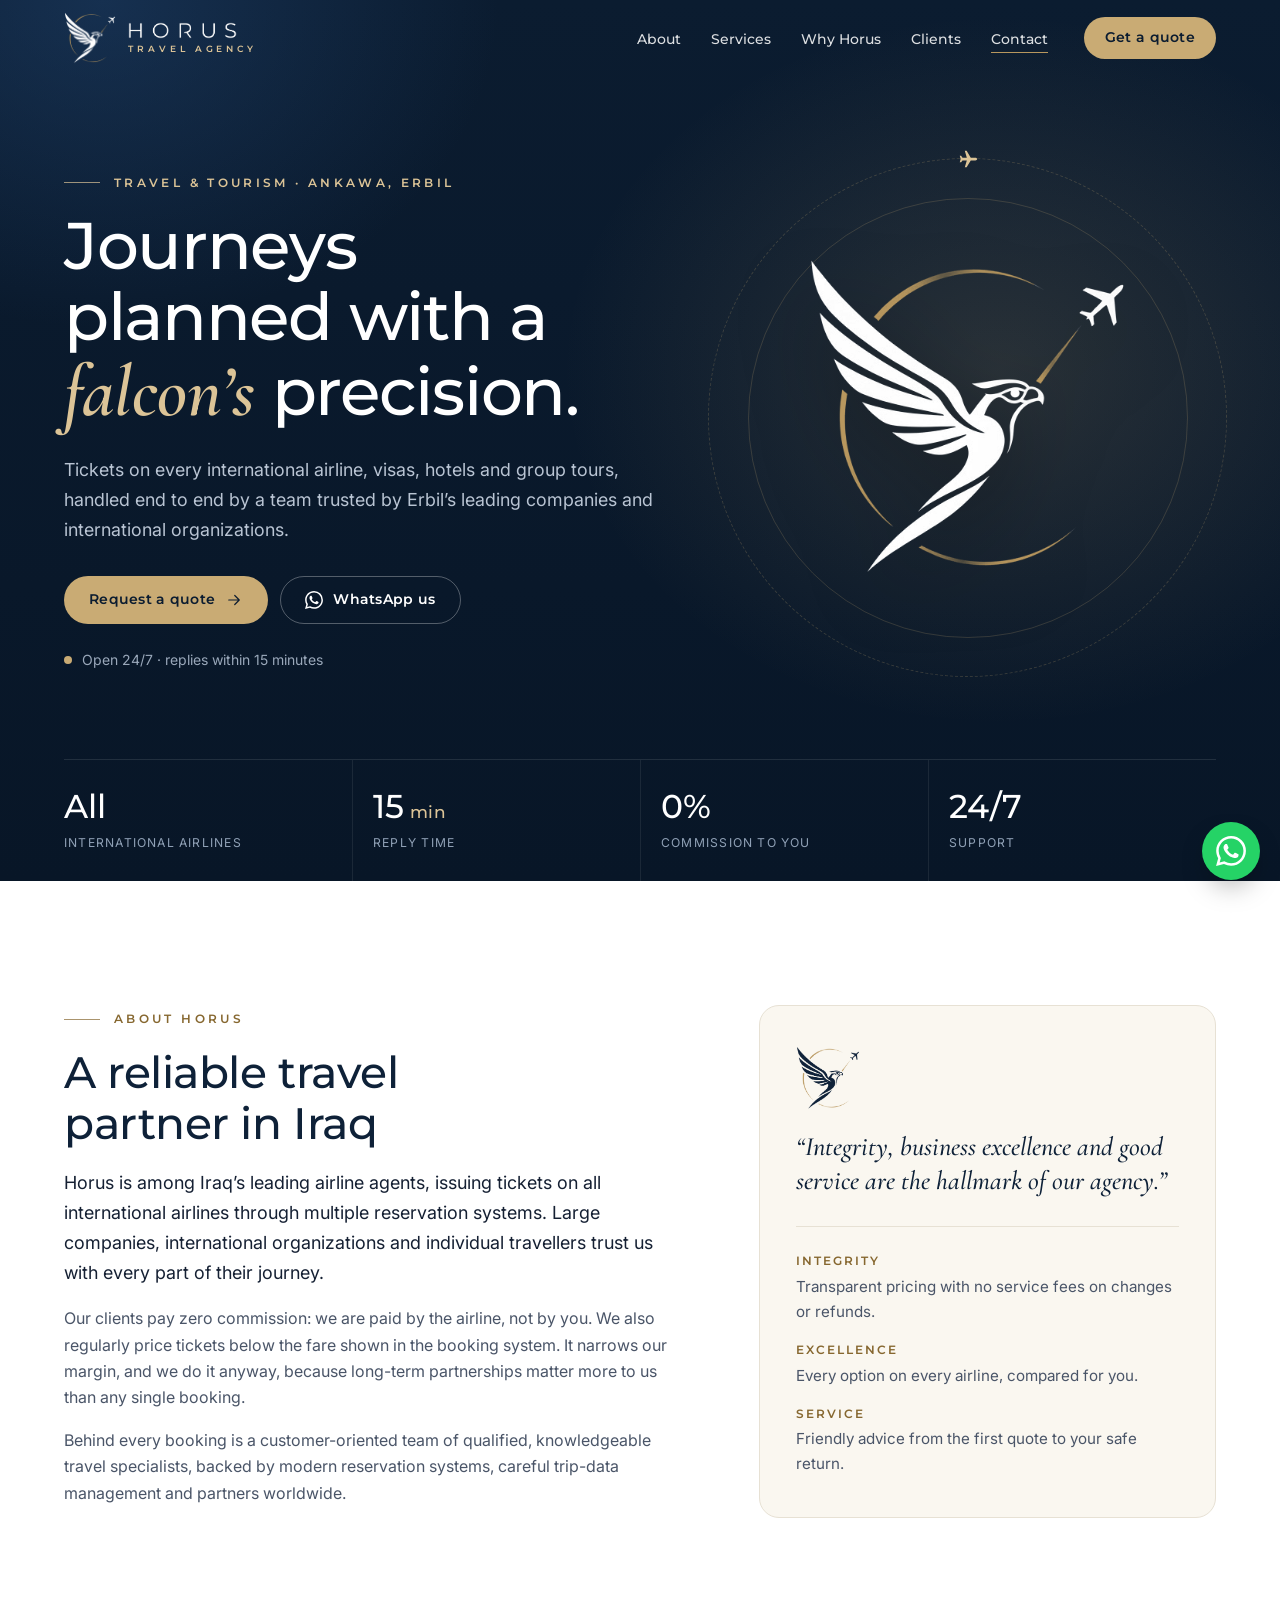
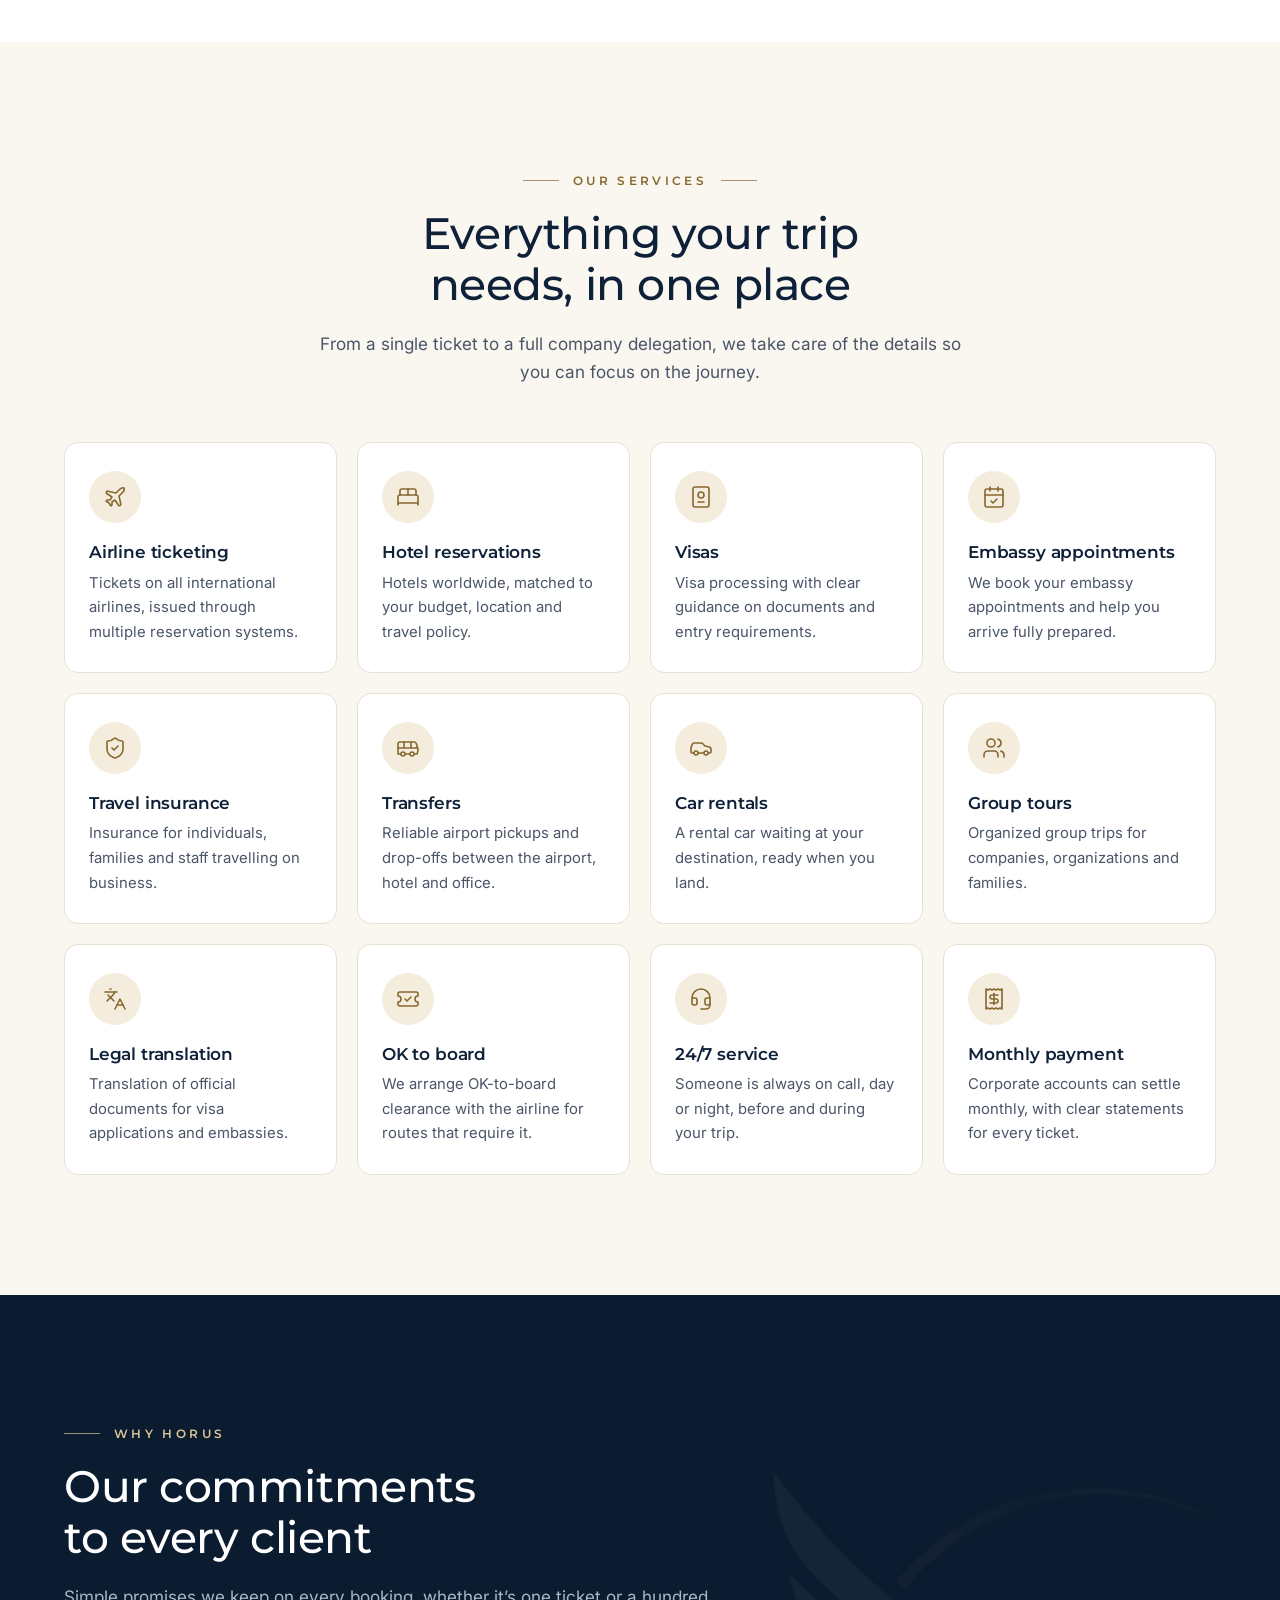
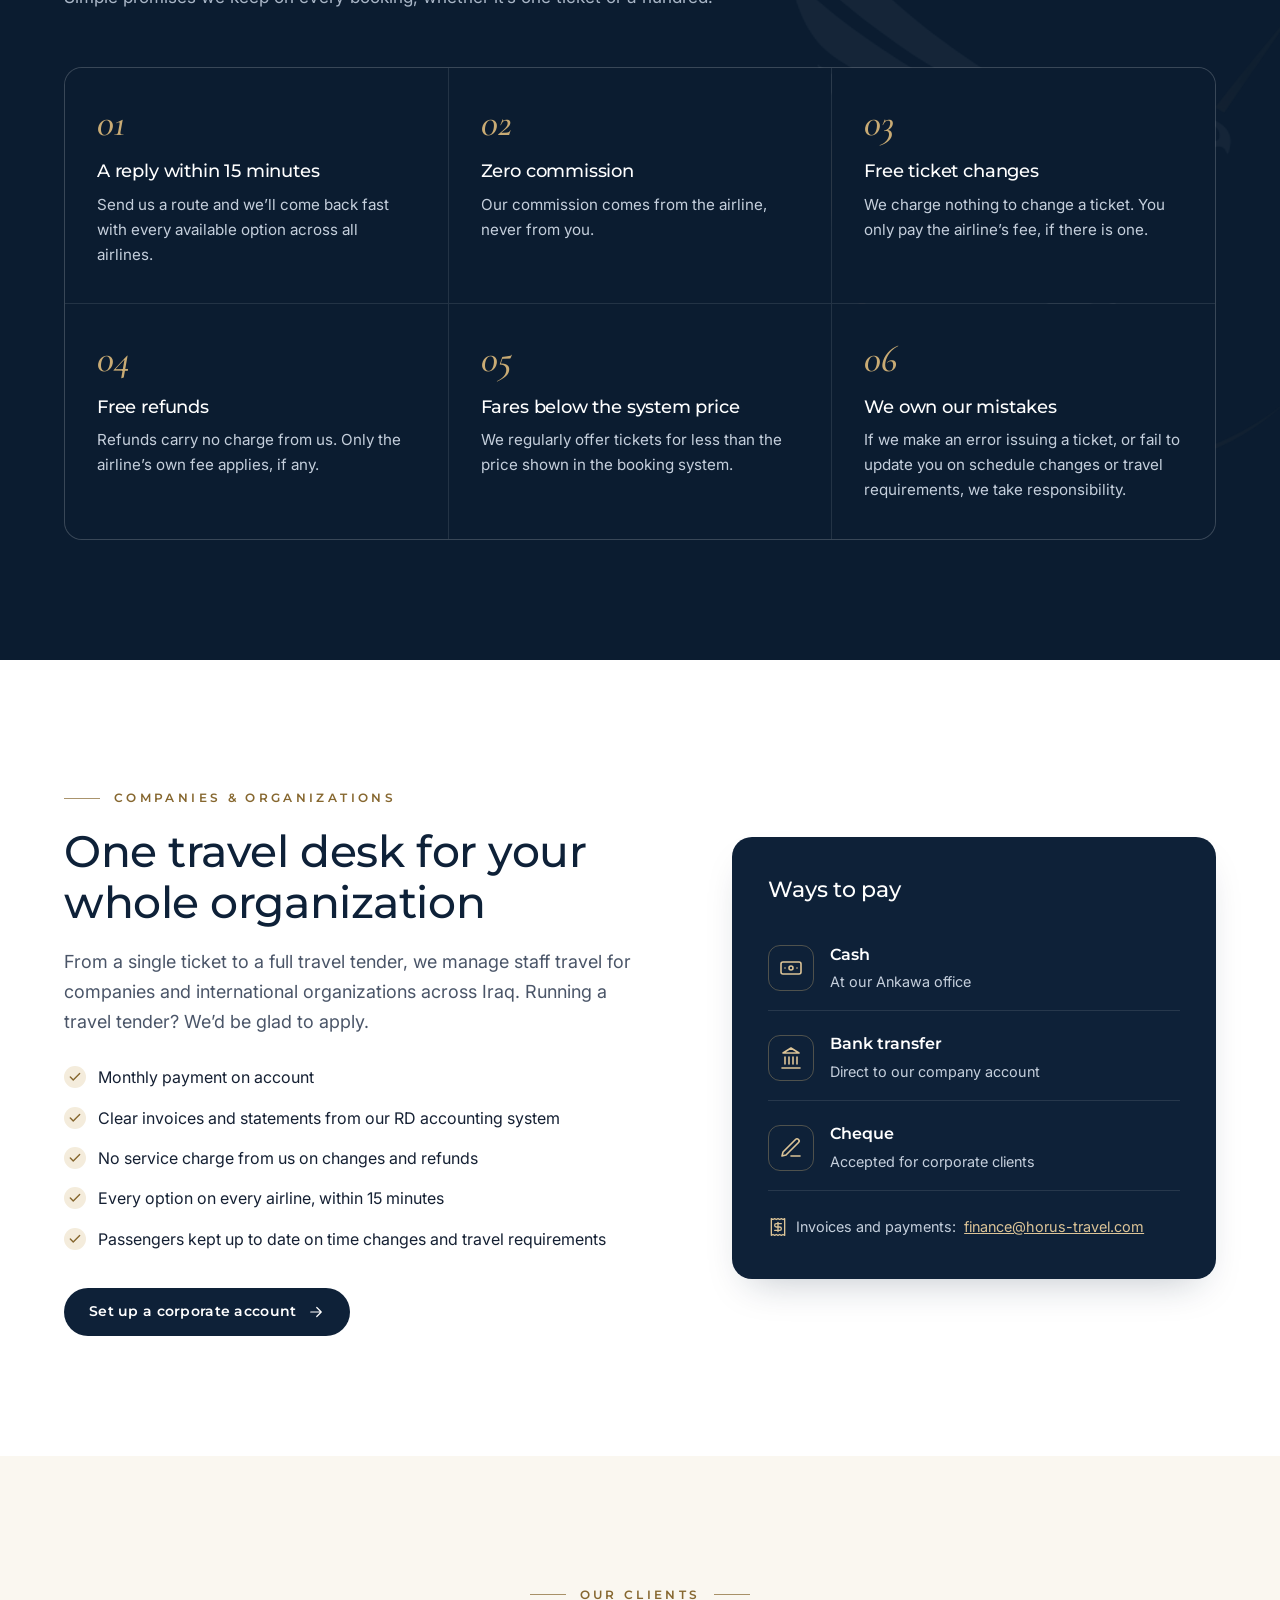
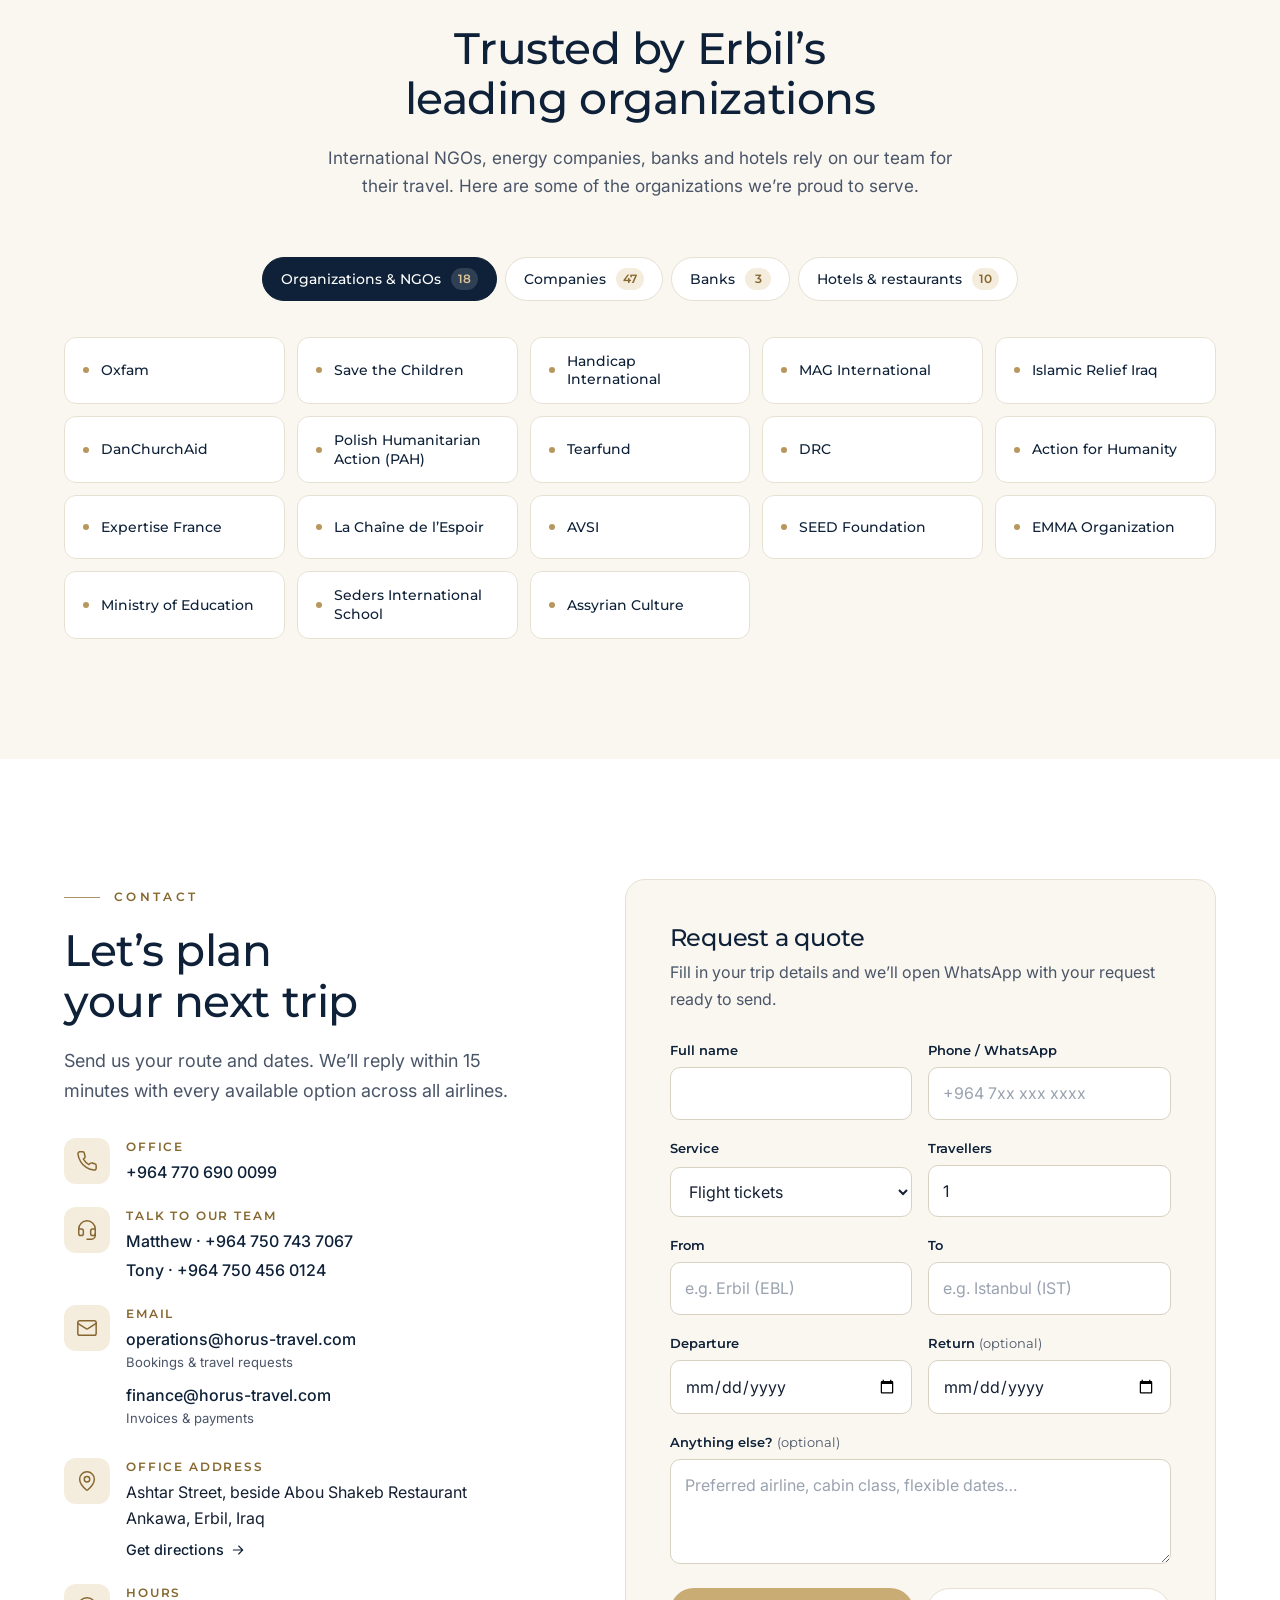
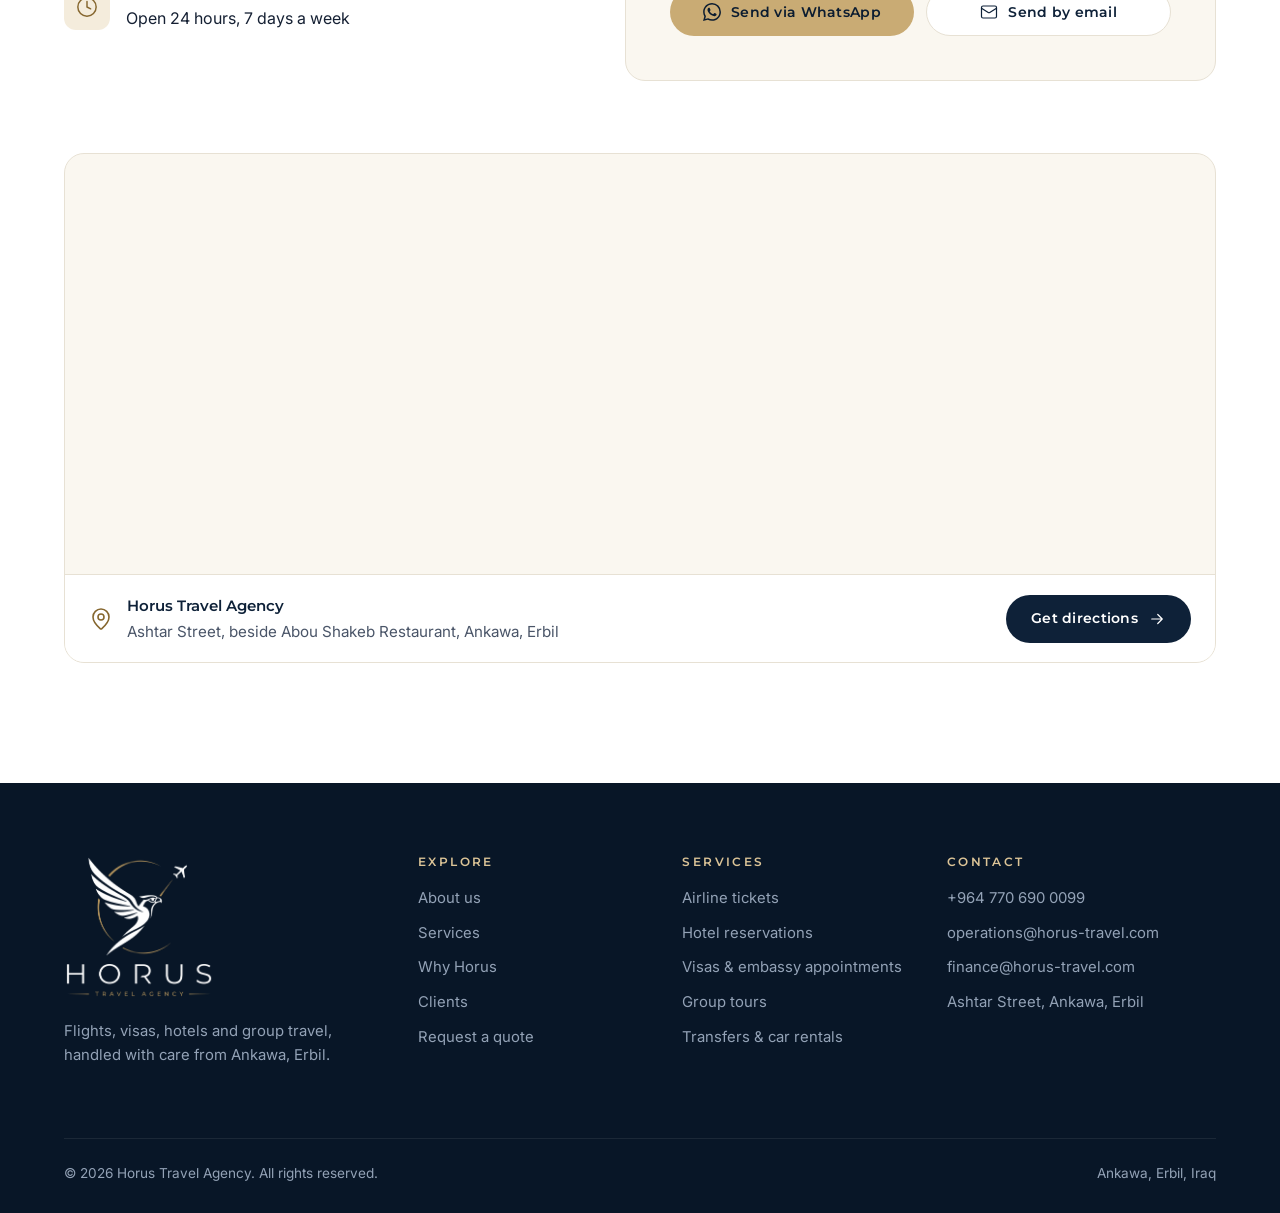
<file: Hours/index.html>
<!doctype html>
<html lang="en">
<head>
  <meta charset="utf-8">
  <meta name="viewport" content="width=device-width, initial-scale=1">
  <title>Horus Travel Agency | Flights, Visas &amp; Hotels in Erbil</title>
  <meta name="description" content="Horus Travel Agency in Ankawa, Erbil: tickets on all international airlines, visas, hotel reservations, group tours, transfers and 24/7 support. Zero commission and replies within 15 minutes.">
  <meta name="theme-color" content="#0B1C30">
  <link rel="canonical" href="https://horus-travel.com/">

  <meta property="og:type" content="website">
  <meta property="og:site_name" content="Horus Travel Agency">
  <meta property="og:title" content="Horus Travel Agency | Erbil, Iraq">
  <meta property="og:description" content="Tickets on all international airlines, visas, hotels and group tours. Zero commission, replies within 15 minutes, 24/7.">
  <meta property="og:url" content="https://horus-travel.com/">
  <meta property="og:image" content="https://horus-travel.com/assets/og-image.jpg">
  <meta name="twitter:card" content="summary_large_image">

  <link rel="icon" type="image/png" href="assets/favicon.png">
  <link rel="apple-touch-icon" href="assets/apple-touch-icon.png">

  <link rel="preconnect" href="https://fonts.googleapis.com">
  <link rel="preconnect" href="https://fonts.gstatic.com" crossorigin>
  <link href="https://fonts.googleapis.com/css2?family=Cormorant+Garamond:ital,wght@1,500;1,600&family=Inter:wght@400;500;600&family=Montserrat:wght@400;500;600&display=swap" rel="stylesheet">
  <link rel="stylesheet" href="css/style.css">
  <script>document.documentElement.classList.add('js');</script>

  <script type="application/ld+json">
  {
    "@context": "https://schema.org",
    "@type": "TravelAgency",
    "name": "Horus Travel Agency",
    "url": "https://horus-travel.com/",
    "logo": "https://horus-travel.com/assets/horus-logo.png",
    "image": "https://horus-travel.com/assets/og-image.jpg",
    "telephone": "+9647706900099",
    "email": "operations@horus-travel.com",
    "address": {
      "@type": "PostalAddress",
      "streetAddress": "Ashtar Street, beside Abou Shakeb Restaurant",
      "addressLocality": "Ankawa, Erbil",
      "addressCountry": "IQ"
    },
    "geo": {
      "@type": "GeoCoordinates",
      "latitude": 36.2302055,
      "longitude": 43.9888115
    },
    "hasMap": "https://www.google.com/maps?q=36.2302055,43.9888115",
    "openingHoursSpecification": {
      "@type": "OpeningHoursSpecification",
      "dayOfWeek": ["Monday","Tuesday","Wednesday","Thursday","Friday","Saturday","Sunday"],
      "opens": "00:00",
      "closes": "23:59"
    },
    "paymentAccepted": "Cash, Bank transfer, Cheque"
  }
  </script>
</head>
<body>

  <!-- Icon sprite -->
  <svg width="0" height="0" style="position:absolute" aria-hidden="true">
    <symbol id="i-plane" viewBox="0 0 24 24"><path d="M17.8 19.2 16 11l3.5-3.5C21 6 21.5 4 21 3c-1-.5-3 0-4.5 1.5L13 8 4.8 6.2c-.5-.1-.9.1-1.1.5l-.3.5c-.2.5-.1 1 .3 1.3L9 12l-2 3H4l-1 1 3 2 2 3 1-1v-3l3-2 3.5 5.3c.3.4.8.5 1.3.3l.5-.2c.4-.3.6-.7.5-1.2z"/></symbol>
    <symbol id="i-jet" viewBox="0 0 24 24"><path d="M12 2c.8 0 1.5.9 1.5 2v5l7.5 4.5v2l-7.5-2.2V18l2 1.5V21L12 20l-3.5 1v-1.5l2-1.5v-4.7L3 15.5v-2L10.5 9V4c0-1.1.7-2 1.5-2z"/></symbol>
    <symbol id="i-bed" viewBox="0 0 24 24"><path d="M2 20v-8a2 2 0 0 1 2-2h16a2 2 0 0 1 2 2v8"/><path d="M4 10V6a2 2 0 0 1 2-2h12a2 2 0 0 1 2 2v4"/><path d="M12 4v6"/><path d="M2 18h20"/></symbol>
    <symbol id="i-passport" viewBox="0 0 24 24"><rect x="4" y="2" width="16" height="20" rx="2"/><circle cx="12" cy="10" r="3"/><path d="M9 17h6"/></symbol>
    <symbol id="i-calendar" viewBox="0 0 24 24"><rect x="3" y="4" width="18" height="18" rx="2"/><path d="M16 2v4M8 2v4M3 10h18"/><path d="m9 16 2 2 4-4"/></symbol>
    <symbol id="i-shield" viewBox="0 0 24 24"><path d="M20 13c0 5-3.5 7.5-7.66 8.95a1 1 0 0 1-.67-.01C7.5 20.5 4 18 4 13V6a1 1 0 0 1 1-1c2 0 4.5-1.2 6.24-2.72a1.17 1.17 0 0 1 1.52 0C14.51 3.81 17 5 19 5a1 1 0 0 1 1 1z"/><path d="m9 12 2 2 4-4"/></symbol>
    <symbol id="i-bus" viewBox="0 0 24 24"><path d="M8 6v6M15 6v6M2 12h19.6"/><path d="M18 18h3s.5-1.7.8-2.8c.1-.4.2-.8.2-1.2 0-.4-.1-.8-.2-1.2l-1.4-5C20.1 6.8 19.1 6 18 6H4a2 2 0 0 0-2 2v10h3"/><circle cx="7" cy="18" r="2"/><path d="M9 18h5"/><circle cx="16" cy="18" r="2"/></symbol>
    <symbol id="i-car" viewBox="0 0 24 24"><path d="M19 17h2c.6 0 1-.4 1-1v-3c0-.9-.7-1.7-1.5-1.9C18.7 10.6 16 10 16 10s-1.3-1.4-2.2-2.3c-.5-.4-1.1-.7-1.8-.7H5c-.6 0-1.1.4-1.4.9l-1.4 2.9A3.7 3.7 0 0 0 2 12v4c0 .6.4 1 1 1h2"/><circle cx="7" cy="17" r="2"/><path d="M9 17h6"/><circle cx="17" cy="17" r="2"/></symbol>
    <symbol id="i-users" viewBox="0 0 24 24"><path d="M16 21v-2a4 4 0 0 0-4-4H6a4 4 0 0 0-4 4v2"/><circle cx="9" cy="7" r="4"/><path d="M22 21v-2a4 4 0 0 0-3-3.87"/><path d="M16 3.13a4 4 0 0 1 0 7.75"/></symbol>
    <symbol id="i-languages" viewBox="0 0 24 24"><path d="m5 8 6 6"/><path d="m4 14 6-6 2-3"/><path d="M2 5h12"/><path d="M7 2h1"/><path d="m22 22-5-10-5 10"/><path d="M14 18h6"/></symbol>
    <symbol id="i-ticket" viewBox="0 0 24 24"><path d="M2 9a3 3 0 0 1 0 6v2a2 2 0 0 0 2 2h16a2 2 0 0 0 2-2v-2a3 3 0 0 1 0-6V7a2 2 0 0 0-2-2H4a2 2 0 0 0-2 2Z"/><path d="m9 12 2 2 4-4"/></symbol>
    <symbol id="i-headset" viewBox="0 0 24 24"><path d="M3 11h3a2 2 0 0 1 2 2v3a2 2 0 0 1-2 2H5a2 2 0 0 1-2-2v-5Zm0 0a9 9 0 1 1 18 0m0 0v5a2 2 0 0 1-2 2h-1a2 2 0 0 1-2-2v-3a2 2 0 0 1 2-2h3Z"/><path d="M21 16v2a4 4 0 0 1-4 4h-5"/></symbol>
    <symbol id="i-receipt" viewBox="0 0 24 24"><path d="M4 2v20l2-1 2 1 2-1 2 1 2-1 2 1 2-1 2 1V2l-2 1-2-1-2 1-2-1-2 1-2-1-2 1Z"/><path d="M16 8h-6a2 2 0 1 0 0 4h4a2 2 0 1 1 0 4H8"/><path d="M12 17.5v-11"/></symbol>
    <symbol id="i-banknote" viewBox="0 0 24 24"><rect x="2" y="6" width="20" height="12" rx="2"/><circle cx="12" cy="12" r="2"/><path d="M6 12h.01M18 12h.01"/></symbol>
    <symbol id="i-bank" viewBox="0 0 24 24"><path d="M3 22h18"/><path d="M6 18v-7M10 18v-7M14 18v-7M18 18v-7"/><path d="M12 2 20 7H4z"/></symbol>
    <symbol id="i-pen" viewBox="0 0 24 24"><path d="M12 20h9"/><path d="M16.5 3.5a2.12 2.12 0 0 1 3 3L7 19l-4 1 1-4Z"/></symbol>
    <symbol id="i-phone" viewBox="0 0 24 24"><path d="M22 16.92v3a2 2 0 0 1-2.18 2 19.79 19.79 0 0 1-8.63-3.07 19.5 19.5 0 0 1-6-6 19.79 19.79 0 0 1-3.07-8.67A2 2 0 0 1 4.11 2h3a2 2 0 0 1 2 1.72 12.84 12.84 0 0 0 .7 2.81 2 2 0 0 1-.45 2.11L8.09 9.91a16 16 0 0 0 6 6l1.27-1.27a2 2 0 0 1 2.11-.45 12.84 12.84 0 0 0 2.81.7A2 2 0 0 1 22 16.92z"/></symbol>
    <symbol id="i-mail" viewBox="0 0 24 24"><rect x="2" y="4" width="20" height="16" rx="2"/><path d="m22 7-8.97 5.7a1.94 1.94 0 0 1-2.06 0L2 7"/></symbol>
    <symbol id="i-pin" viewBox="0 0 24 24"><path d="M20 10c0 4.993-5.539 10.193-7.399 11.799a1 1 0 0 1-1.202 0C9.539 20.193 4 14.993 4 10a8 8 0 0 1 16 0"/><circle cx="12" cy="10" r="3"/></symbol>
    <symbol id="i-clock" viewBox="0 0 24 24"><circle cx="12" cy="12" r="10"/><path d="M12 6v6l4 2"/></symbol>
    <symbol id="i-check" viewBox="0 0 24 24"><path d="M20 6 9 17l-5-5"/></symbol>
    <symbol id="i-arrow" viewBox="0 0 24 24"><path d="M5 12h14M13 6l6 6-6 6"/></symbol>
    <symbol id="i-whatsapp" viewBox="0 0 24 24"><path d="M17.472 14.382c-.297-.149-1.758-.867-2.03-.967-.273-.099-.471-.148-.67.15-.197.297-.767.966-.94 1.164-.173.199-.347.223-.644.075-.297-.15-1.255-.463-2.39-1.475-.883-.788-1.48-1.761-1.653-2.059-.173-.297-.018-.458.13-.606.134-.133.298-.347.446-.52.149-.174.198-.298.298-.497.099-.198.05-.371-.025-.52-.075-.149-.669-1.612-.916-2.207-.242-.579-.487-.5-.669-.51-.173-.008-.371-.01-.57-.01-.198 0-.52.074-.792.372-.272.297-1.04 1.016-1.04 2.479 0 1.462 1.065 2.875 1.213 3.074.149.198 2.096 3.2 5.077 4.487.709.306 1.262.489 1.694.625.712.227 1.36.195 1.871.118.571-.085 1.758-.719 2.006-1.413.248-.694.248-1.289.173-1.413-.074-.124-.272-.198-.57-.347m-5.421 7.403h-.004a9.87 9.87 0 0 1-5.031-1.378l-.361-.214-3.741.982.998-3.648-.235-.374a9.86 9.86 0 0 1-1.51-5.26c.001-5.45 4.436-9.884 9.888-9.884 2.64 0 5.122 1.03 6.988 2.898a9.825 9.825 0 0 1 2.893 6.994c-.003 5.45-4.437 9.884-9.885 9.884m8.413-18.297A11.815 11.815 0 0 0 12.05 0C5.495 0 .16 5.335.157 11.892c0 2.096.547 4.142 1.588 5.945L.057 24l6.305-1.654a11.882 11.882 0 0 0 5.683 1.448h.005c6.554 0 11.89-5.335 11.893-11.893a11.821 11.821 0 0 0-3.48-8.413Z"/></symbol>
  </svg>

  <a class="skip-link" href="#main">Skip to content</a>

  <!-- ============ Header ============ -->
  <header class="site-header" id="top">
    <div class="container header-inner">
      <a class="brand" href="#top" aria-label="Horus Travel Agency, back to top">
        <span class="brand-mark">
          <img class="on-light" src="assets/horus-mark.png" alt="" width="421" height="418">
          <img class="on-dark" src="assets/horus-mark-light.png" alt="" width="421" height="418">
        </span>
        <span class="brand-text">
          <span class="brand-word">
            <img class="on-light" src="assets/horus-wordmark.png" alt="" width="605" height="94">
            <img class="on-dark" src="assets/horus-wordmark-light.png" alt="" width="605" height="94">
          </span>
          <span class="brand-tag">Travel Agency</span>
        </span>
      </a>

      <nav class="site-nav" id="site-nav" aria-label="Main">
        <ul>
          <li><a href="#about">About</a></li>
          <li><a href="#services">Services</a></li>
          <li><a href="#why">Why Horus</a></li>
          <li><a href="#clients">Clients</a></li>
          <li><a href="#contact">Contact</a></li>
        </ul>
        <a class="btn btn-gold nav-cta" href="#quote">Get a quote</a>
      </nav>

      <button class="nav-toggle" type="button" aria-controls="site-nav" aria-expanded="false" aria-label="Open menu">
        <span></span><span></span><span></span>
      </button>
    </div>
  </header>

  <main id="main">

    <!-- ============ Hero ============ -->
    <section class="hero">
      <div class="hero-bg" aria-hidden="true"></div>
      <div class="container hero-grid">
        <div class="hero-copy">
          <p class="eyebrow eyebrow-light">Travel &amp; Tourism · Ankawa, Erbil</p>
          <h1>Journeys planned with a <em>falcon’s</em> precision.</h1>
          <p class="hero-lead">Tickets on every international airline, visas, hotels and group tours, handled end to end by a team trusted by Erbil’s leading companies and international organizations.</p>
          <div class="hero-actions">
            <a class="btn btn-gold" href="#quote">Request a quote <svg class="icon"><use href="#i-arrow"/></svg></a>
            <a class="btn btn-ghost" href="https://wa.me/9647706900099" target="_blank" rel="noopener"><svg class="icon icon-fill"><use href="#i-whatsapp"/></svg> WhatsApp us</a>
          </div>
          <p class="hero-note"><span class="pulse" aria-hidden="true"></span> Open 24/7 · replies within 15 minutes</p>
        </div>

        <div class="hero-art" aria-hidden="true">
          <div class="orbit orbit-inner"></div>
          <div class="orbit orbit-outer"><svg class="orbit-plane icon-fill"><use href="#i-jet"/></svg></div>
          <img src="assets/horus-mark-light.png" alt="" width="421" height="418">
        </div>
      </div>

      <div class="container">
        <ul class="stats">
          <li><strong>All</strong><span>International airlines</span></li>
          <li><strong>15<small> min</small></strong><span>Reply time</span></li>
          <li><strong>0%</strong><span>Commission to you</span></li>
          <li><strong>24/7</strong><span>Support</span></li>
        </ul>
      </div>
    </section>

    <!-- ============ About ============ -->
    <section class="section about" id="about">
      <div class="container about-grid">
        <div class="about-copy reveal">
          <p class="eyebrow">About Horus</p>
          <h2>A reliable travel partner in Iraq</h2>
          <p class="lead">Horus is among Iraq’s leading airline agents, issuing tickets on all international airlines through multiple reservation systems. Large companies, international organizations and individual travellers trust us with every part of their journey.</p>
          <p>Our clients pay zero commission: we are paid by the airline, not by you. We also regularly price tickets below the fare shown in the booking system. It narrows our margin, and we do it anyway, because long-term partnerships matter more to us than any single booking.</p>
          <p>Behind every booking is a customer-oriented team of qualified, knowledgeable travel specialists, backed by modern reservation systems, careful trip-data management and partners worldwide.</p>
        </div>

        <aside class="about-card reveal">
          <img class="about-card-mark" src="assets/horus-mark.png" alt="" width="421" height="418">
          <blockquote>“Integrity, business excellence and good service are the hallmark of our agency.”</blockquote>
          <ul class="values">
            <li><strong>Integrity</strong><span>Transparent pricing with no service fees on changes or refunds.</span></li>
            <li><strong>Excellence</strong><span>Every option on every airline, compared for you.</span></li>
            <li><strong>Service</strong><span>Friendly advice from the first quote to your safe return.</span></li>
          </ul>
        </aside>
      </div>
    </section>

    <!-- ============ Services ============ -->
    <section class="section services" id="services">
      <div class="container">
        <div class="section-head center reveal">
          <p class="eyebrow">Our services</p>
          <h2>Everything your trip needs, in one place</h2>
          <p>From a single ticket to a full company delegation, we take care of the details so you can focus on the journey.</p>
        </div>

        <div class="service-grid stagger">
          <article class="service-card reveal">
            <div class="service-icon"><svg class="icon"><use href="#i-plane"/></svg></div>
            <h3>Airline ticketing</h3>
            <p>Tickets on all international airlines, issued through multiple reservation systems.</p>
          </article>
          <article class="service-card reveal">
            <div class="service-icon"><svg class="icon"><use href="#i-bed"/></svg></div>
            <h3>Hotel reservations</h3>
            <p>Hotels worldwide, matched to your budget, location and travel policy.</p>
          </article>
          <article class="service-card reveal">
            <div class="service-icon"><svg class="icon"><use href="#i-passport"/></svg></div>
            <h3>Visas</h3>
            <p>Visa processing with clear guidance on documents and entry requirements.</p>
          </article>
          <article class="service-card reveal">
            <div class="service-icon"><svg class="icon"><use href="#i-calendar"/></svg></div>
            <h3>Embassy appointments</h3>
            <p>We book your embassy appointments and help you arrive fully prepared.</p>
          </article>
          <article class="service-card reveal">
            <div class="service-icon"><svg class="icon"><use href="#i-shield"/></svg></div>
            <h3>Travel insurance</h3>
            <p>Insurance for individuals, families and staff travelling on business.</p>
          </article>
          <article class="service-card reveal">
            <div class="service-icon"><svg class="icon"><use href="#i-bus"/></svg></div>
            <h3>Transfers</h3>
            <p>Reliable airport pickups and drop-offs between the airport, hotel and office.</p>
          </article>
          <article class="service-card reveal">
            <div class="service-icon"><svg class="icon"><use href="#i-car"/></svg></div>
            <h3>Car rentals</h3>
            <p>A rental car waiting at your destination, ready when you land.</p>
          </article>
          <article class="service-card reveal">
            <div class="service-icon"><svg class="icon"><use href="#i-users"/></svg></div>
            <h3>Group tours</h3>
            <p>Organized group trips for companies, organizations and families.</p>
          </article>
          <article class="service-card reveal">
            <div class="service-icon"><svg class="icon"><use href="#i-languages"/></svg></div>
            <h3>Legal translation</h3>
            <p>Translation of official documents for visa applications and embassies.</p>
          </article>
          <article class="service-card reveal">
            <div class="service-icon"><svg class="icon"><use href="#i-ticket"/></svg></div>
            <h3>OK to board</h3>
            <p>We arrange OK-to-board clearance with the airline for routes that require it.</p>
          </article>
          <article class="service-card reveal">
            <div class="service-icon"><svg class="icon"><use href="#i-headset"/></svg></div>
            <h3>24/7 service</h3>
            <p>Someone is always on call, day or night, before and during your trip.</p>
          </article>
          <article class="service-card reveal">
            <div class="service-icon"><svg class="icon"><use href="#i-receipt"/></svg></div>
            <h3>Monthly payment</h3>
            <p>Corporate accounts can settle monthly, with clear statements for every ticket.</p>
          </article>
        </div>
      </div>
    </section>

    <!-- ============ Why Horus ============ -->
    <section class="section why" id="why">
      <img class="why-watermark" src="assets/horus-mark-light.png" alt="" width="421" height="418" aria-hidden="true">
      <div class="container">
        <div class="section-head reveal">
          <p class="eyebrow eyebrow-light">Why Horus</p>
          <h2>Our commitments to every client</h2>
          <p>Simple promises we keep on every booking, whether it’s one ticket or a hundred.</p>
        </div>

        <ol class="why-grid stagger">
          <li class="why-item reveal">
            <span class="why-num">01</span>
            <h3>A reply within 15 minutes</h3>
            <p>Send us a route and we’ll come back fast with every available option across all airlines.</p>
          </li>
          <li class="why-item reveal">
            <span class="why-num">02</span>
            <h3>Zero commission</h3>
            <p>Our commission comes from the airline, never from you.</p>
          </li>
          <li class="why-item reveal">
            <span class="why-num">03</span>
            <h3>Free ticket changes</h3>
            <p>We charge nothing to change a ticket. You only pay the airline’s fee, if there is one.</p>
          </li>
          <li class="why-item reveal">
            <span class="why-num">04</span>
            <h3>Free refunds</h3>
            <p>Refunds carry no charge from us. Only the airline’s own fee applies, if any.</p>
          </li>
          <li class="why-item reveal">
            <span class="why-num">05</span>
            <h3>Fares below the system price</h3>
            <p>We regularly offer tickets for less than the price shown in the booking system.</p>
          </li>
          <li class="why-item reveal">
            <span class="why-num">06</span>
            <h3>We own our mistakes</h3>
            <p>If we make an error issuing a ticket, or fail to update you on schedule changes or travel requirements, we take responsibility.</p>
          </li>
        </ol>
      </div>
    </section>

    <!-- ============ Corporate & payment ============ -->
    <section class="section corporate" id="corporate">
      <div class="container corp-grid">
        <div class="corp-copy reveal">
          <p class="eyebrow">Companies &amp; organizations</p>
          <h2>One travel desk for your whole organization</h2>
          <p class="lead">From a single ticket to a full travel tender, we manage staff travel for companies and international organizations across Iraq. Running a travel tender? We’d be glad to apply.</p>
          <ul class="checklist">
            <li><svg class="icon"><use href="#i-check"/></svg>Monthly payment on account</li>
            <li><svg class="icon"><use href="#i-check"/></svg>Clear invoices and statements from our RD accounting system</li>
            <li><svg class="icon"><use href="#i-check"/></svg>No service charge from us on changes and refunds</li>
            <li><svg class="icon"><use href="#i-check"/></svg>Every option on every airline, within 15 minutes</li>
            <li><svg class="icon"><use href="#i-check"/></svg>Passengers kept up to date on time changes and travel requirements</li>
          </ul>
          <a class="btn btn-navy" href="#contact">Set up a corporate account <svg class="icon"><use href="#i-arrow"/></svg></a>
        </div>

        <aside class="pay-card reveal">
          <h3>Ways to pay</h3>
          <ul class="pay-list">
            <li>
              <span class="pay-icon"><svg class="icon"><use href="#i-banknote"/></svg></span>
              <div><strong>Cash</strong><span>At our Ankawa office</span></div>
            </li>
            <li>
              <span class="pay-icon"><svg class="icon"><use href="#i-bank"/></svg></span>
              <div><strong>Bank transfer</strong><span>Direct to our company account</span></div>
            </li>
            <li>
              <span class="pay-icon"><svg class="icon"><use href="#i-pen"/></svg></span>
              <div><strong>Cheque</strong><span>Accepted for corporate clients</span></div>
            </li>
          </ul>
          <p class="pay-note"><svg class="icon"><use href="#i-receipt"/></svg> Invoices and payments: <a href="mailto:finance@horus-travel.com">finance@horus-travel.com</a></p>
        </aside>
      </div>
    </section>

    <!-- ============ Clients ============ -->
    <section class="section clients" id="clients">
      <div class="container">
        <div class="section-head center reveal">
          <p class="eyebrow">Our clients</p>
          <h2>Trusted by Erbil’s leading organizations</h2>
          <p>International NGOs, energy companies, banks and hotels rely on our team for their travel. Here are some of the organizations we’re proud to serve.</p>
        </div>

        <div class="tabs reveal" role="tablist" aria-label="Client categories">
          <button class="tab" type="button" role="tab" id="tab-org" aria-controls="panel-org" aria-selected="true">Organizations &amp; NGOs <span class="count">18</span></button>
          <button class="tab" type="button" role="tab" id="tab-co" aria-controls="panel-co" aria-selected="false" tabindex="-1">Companies <span class="count">47</span></button>
          <button class="tab" type="button" role="tab" id="tab-bank" aria-controls="panel-bank" aria-selected="false" tabindex="-1">Banks <span class="count">3</span></button>
          <button class="tab" type="button" role="tab" id="tab-hosp" aria-controls="panel-hosp" aria-selected="false" tabindex="-1">Hotels &amp; restaurants <span class="count">10</span></button>
        </div>

        <div class="tab-panel" id="panel-org" role="tabpanel" aria-labelledby="tab-org" tabindex="0">
          <ul class="client-grid">
            <li>Oxfam</li>
            <li>Save the Children</li>
            <li>Handicap International</li>
            <li>MAG International</li>
            <li>Islamic Relief Iraq</li>
            <li>DanChurchAid</li>
            <li>Polish Humanitarian Action (PAH)</li>
            <li>Tearfund</li>
            <li>DRC</li>
            <li>Action for Humanity</li>
            <li>Expertise France</li>
            <li>La Chaîne de l’Espoir</li>
            <li>AVSI</li>
            <li>SEED Foundation</li>
            <li>EMMA Organization</li>
            <li>Ministry of Education</li>
            <li>Seders International School</li>
            <li>Assyrian Culture</li>
          </ul>
        </div>

        <div class="tab-panel" id="panel-co" role="tabpanel" aria-labelledby="tab-co" tabindex="0">
          <ul class="client-grid">
            <li>Schlumberger Middle East SA</li>
            <li>Kurd Neft</li>
            <li>Lockhart Oil Field Services</li>
            <li>Ascent Oil Co</li>
            <li>National Petroleum Service Company (NPSC)</li>
            <li>BMB International Offshore</li>
            <li>Wha Company (Rosneft Iraq supplier)</li>
            <li>Xerox</li>
            <li>Lavazza Group</li>
            <li>Transsion</li>
            <li>Al Hayat Company (Pepsi)</li>
            <li>Hamra Insurance Company</li>
            <li>Dalo Group Companies</li>
            <li>Dalta Group</li>
            <li>Bakoor Group</li>
            <li>Karawanchi Group</li>
            <li>M and A Group</li>
            <li>Salam Group</li>
            <li>Yam Group</li>
            <li>Mega Pharma</li>
            <li>Direct Pharma</li>
            <li>Glob Med</li>
            <li>Tops Al Atkan Medicines &amp; Medical</li>
            <li>Samabelade for Medicine &amp; Medical Supplies</li>
            <li>Bait Al Dawaa</li>
            <li>Life Support Team</li>
            <li>Interno for General Contracting</li>
            <li>Rome Castle Finishing &amp; Decoration</li>
            <li>House Care</li>
            <li>Sharanish Company</li>
            <li>Al Anqood Company</li>
            <li>Amir Co</li>
            <li>Panama Company</li>
            <li>Angona Company</li>
            <li>Qandil Company</li>
            <li>Al Madawi Company</li>
            <li>Al Haydary Company</li>
            <li>Sahl Al Hareer Company</li>
            <li>Al-Uroush Automotive Trading Company</li>
            <li>Lebanese American Service</li>
            <li>Circle Displays</li>
            <li>IFP Iraq</li>
            <li>4Bridges</li>
            <li>Food Hall Company</li>
            <li>Farage Printing Company</li>
            <li>Babylon Media Company</li>
            <li>FNC</li>
          </ul>
        </div>

        <div class="tab-panel" id="panel-bank" role="tabpanel" aria-labelledby="tab-bank" tabindex="0">
          <ul class="client-grid">
            <li>Albaraka Bank</li>
            <li>QNB</li>
            <li>Arabia Bank</li>
          </ul>
        </div>

        <div class="tab-panel" id="panel-hosp" role="tabpanel" aria-labelledby="tab-hosp" tabindex="0">
          <ul class="client-grid">
            <li>Classy Hotel</li>
            <li>Ankawa Royal Hotel</li>
            <li>Erbil Sun Hotel</li>
            <li>Arches Restaurant &amp; Bar</li>
            <li>Well Done Bowl</li>
            <li>Mr Espresso</li>
            <li>O Caffe</li>
            <li>Branch Cafe</li>
            <li>Noosh Café</li>
            <li>Deja Vu</li>
          </ul>
        </div>
      </div>
    </section>

    <!-- ============ Contact ============ -->
    <section class="section contact" id="contact">
      <div class="container contact-grid">
        <div class="contact-info reveal">
          <p class="eyebrow">Contact</p>
          <h2>Let’s plan your next trip</h2>
          <p class="lead">Send us your route and dates. We’ll reply within 15 minutes with every available option across all airlines.</p>

          <ul class="contact-list">
            <li>
              <span class="contact-icon"><svg class="icon"><use href="#i-phone"/></svg></span>
              <div>
                <span class="contact-label">Office</span>
                <a href="tel:+9647706900099">+964 770 690 0099</a>
              </div>
            </li>
            <li>
              <span class="contact-icon"><svg class="icon"><use href="#i-headset"/></svg></span>
              <div>
                <span class="contact-label">Talk to our team</span>
                <a href="tel:+9647507437067">Matthew · +964 750 743 7067</a>
                <a href="tel:+9647504560124">Tony · +964 750 456 0124</a>
              </div>
            </li>
            <li>
              <span class="contact-icon"><svg class="icon"><use href="#i-mail"/></svg></span>
              <div>
                <span class="contact-label">Email</span>
                <a href="mailto:operations@horus-travel.com">operations@horus-travel.com</a>
                <span class="contact-sub">Bookings &amp; travel requests</span>
                <a href="mailto:finance@horus-travel.com">finance@horus-travel.com</a>
                <span class="contact-sub">Invoices &amp; payments</span>
              </div>
            </li>
            <li>
              <span class="contact-icon"><svg class="icon"><use href="#i-pin"/></svg></span>
              <div>
                <span class="contact-label">Office address</span>
                <address>Ashtar Street, beside Abou Shakeb Restaurant<br>Ankawa, Erbil, Iraq</address>
                <a class="contact-link" href="https://www.google.com/maps/dir/?api=1&amp;destination=36.2302055%2C43.9888115" target="_blank" rel="noopener">Get directions <svg class="icon"><use href="#i-arrow"/></svg></a>
              </div>
            </li>
            <li>
              <span class="contact-icon"><svg class="icon"><use href="#i-clock"/></svg></span>
              <div>
                <span class="contact-label">Hours</span>
                <span>Open 24 hours, 7 days a week</span>
              </div>
            </li>
          </ul>
        </div>

        <div class="quote-card reveal" id="quote">
          <h3>Request a quote</h3>
          <p class="quote-intro">Fill in your trip details and we’ll open WhatsApp with your request ready to send.</p>

          <form id="quote-form" class="quote-form">
            <div class="field">
              <label for="q-name">Full name</label>
              <input id="q-name" name="name" type="text" autocomplete="name" required>
            </div>
            <div class="field">
              <label for="q-phone">Phone / WhatsApp</label>
              <input id="q-phone" name="phone" type="tel" autocomplete="tel" placeholder="+964 7xx xxx xxxx" required>
            </div>
            <div class="field">
              <label for="q-service">Service</label>
              <select id="q-service" name="service">
                <option>Flight tickets</option>
                <option>Hotel reservation</option>
                <option>Visa / embassy appointment</option>
                <option>Group tour</option>
                <option>Airport transfer</option>
                <option>Car rental</option>
                <option>Travel insurance</option>
                <option>Legal translation</option>
                <option>Corporate account</option>
                <option>Other</option>
              </select>
            </div>
            <div class="field">
              <label for="q-travellers">Travellers</label>
              <input id="q-travellers" name="travellers" type="number" min="1" max="500" value="1" inputmode="numeric">
            </div>
            <div class="field">
              <label for="q-from">From</label>
              <input id="q-from" name="from" type="text" placeholder="e.g. Erbil (EBL)">
            </div>
            <div class="field">
              <label for="q-to">To</label>
              <input id="q-to" name="to" type="text" placeholder="e.g. Istanbul (IST)">
            </div>
            <div class="field">
              <label for="q-depart">Departure</label>
              <input id="q-depart" name="depart" type="date">
            </div>
            <div class="field">
              <label for="q-return">Return <span class="optional">(optional)</span></label>
              <input id="q-return" name="return" type="date">
            </div>
            <div class="field field-full">
              <label for="q-notes">Anything else? <span class="optional">(optional)</span></label>
              <textarea id="q-notes" name="notes" rows="3" placeholder="Preferred airline, cabin class, flexible dates…"></textarea>
            </div>
            <div class="form-actions field-full">
              <button class="btn btn-gold" type="submit"><svg class="icon icon-fill"><use href="#i-whatsapp"/></svg> Send via WhatsApp</button>
              <button class="btn btn-outline" type="button" id="send-email"><svg class="icon"><use href="#i-mail"/></svg> Send by email</button>
            </div>
          </form>
        </div>
      </div>

      <div class="container">
        <div class="map-card reveal">
          <iframe title="Horus Travel Agency office on Google Maps" src="https://maps.google.com/maps?q=36.2302055,43.9888115&amp;z=17&amp;hl=en&amp;output=embed" loading="lazy" referrerpolicy="no-referrer-when-downgrade" allowfullscreen></iframe>
          <div class="map-bar">
            <p>
              <svg class="icon"><use href="#i-pin"/></svg>
              <span><strong>Horus Travel Agency</strong>Ashtar Street, beside Abou Shakeb Restaurant, Ankawa, Erbil</span>
            </p>
            <a class="btn btn-navy" href="https://www.google.com/maps/dir/?api=1&amp;destination=36.2302055%2C43.9888115" target="_blank" rel="noopener">Get directions <svg class="icon"><use href="#i-arrow"/></svg></a>
          </div>
        </div>
      </div>
    </section>
  </main>

  <!-- ============ Footer ============ -->
  <footer class="site-footer">
    <div class="container footer-grid">
      <div class="footer-brand">
        <img src="assets/horus-logo-light.png" alt="Horus Travel Agency" width="617" height="592">
        <p>Flights, visas, hotels and group travel, handled with care from Ankawa, Erbil.</p>
      </div>
      <div>
        <h4>Explore</h4>
        <ul>
          <li><a href="#about">About us</a></li>
          <li><a href="#services">Services</a></li>
          <li><a href="#why">Why Horus</a></li>
          <li><a href="#clients">Clients</a></li>
          <li><a href="#quote">Request a quote</a></li>
        </ul>
      </div>
      <div>
        <h4>Services</h4>
        <ul>
          <li>Airline tickets</li>
          <li>Hotel reservations</li>
          <li>Visas &amp; embassy appointments</li>
          <li>Group tours</li>
          <li>Transfers &amp; car rentals</li>
        </ul>
      </div>
      <div>
        <h4>Contact</h4>
        <ul>
          <li><a href="tel:+9647706900099">+964 770 690 0099</a></li>
          <li><a href="mailto:operations@horus-travel.com">operations@horus-travel.com</a></li>
          <li><a href="mailto:finance@horus-travel.com">finance@horus-travel.com</a></li>
          <li><a href="https://www.google.com/maps?q=36.2302055,43.9888115" target="_blank" rel="noopener">Ashtar Street, Ankawa, Erbil</a></li>
        </ul>
      </div>
    </div>
    <div class="container footer-bottom">
      <p>© <span id="year">2026</span> Horus Travel Agency. All rights reserved.</p>
      <p>Ankawa, Erbil, Iraq</p>
    </div>
  </footer>

  <a class="wa-fab" href="https://wa.me/9647706900099" target="_blank" rel="noopener" aria-label="Chat with us on WhatsApp">
    <svg class="icon icon-fill"><use href="#i-whatsapp"/></svg>
  </a>

  <script src="js/main.js"></script>
</body>
</html>
</file>
<file: css/style.css>
/* ==========================================================================
   Horus Travel Agency
   ========================================================================== */

:root {
  --navy-900: #081627;
  --navy-800: #0B1C30;
  --navy-700: #0E2138;
  --navy-600: #16304F;
  --gold-500: #B8975E;
  --gold-400: #C9AB74;
  --gold-300: #DCC497;
  --gold-100: #F4ECDC;
  --gold-text: #86672F;   /* gold dark enough for small text on light backgrounds */
  --cream: #FAF7F0;
  --paper: #FFFFFF;
  --ink: #152033;
  --ink-soft: #4A5568;
  --line: #E7E1D4;

  --radius: 14px;
  --shadow-md: 0 18px 40px -18px rgba(14, 33, 56, .28);
  --header-h: 76px;
  --gutter: 16px;

  --font-head: "Montserrat", system-ui, -apple-system, "Segoe UI", sans-serif;
  --font-body: "Inter", system-ui, -apple-system, "Segoe UI", sans-serif;
  --font-accent: "Cormorant Garamond", Georgia, serif;

  color-scheme: light;
}

/* ---------- Base ---------- */
*, *::before, *::after { box-sizing: border-box; }

html {
  scroll-behavior: smooth;
  scroll-padding-top: calc(var(--header-h) + 8px);
  -webkit-text-size-adjust: 100%;
}

body {
  margin: 0;
  font-family: var(--font-body);
  font-size: 16px;
  line-height: 1.65;
  color: var(--ink);
  background: var(--paper);
  -webkit-font-smoothing: antialiased;
  overflow-x: hidden;
}

img, svg { display: block; max-width: 100%; }
img { height: auto; }
a { color: inherit; }
address { font-style: normal; }

h1, h2, h3, h4 {
  margin: 0;
  font-family: var(--font-head);
  font-weight: 500;
  line-height: 1.15;
  letter-spacing: -.01em;
  color: var(--navy-700);
  text-wrap: balance;
}

h2 { font-size: clamp(1.9rem, 3.6vw, 2.75rem); margin-bottom: 20px; }
p { margin: 0 0 1em; }
.lead { font-size: 1.125rem; color: var(--ink); }

.container {
  width: 100%;
  max-width: 1200px;
  margin-inline: auto;
  padding-inline: var(--gutter);
}
@media (min-width: 640px) { :root { --gutter: 24px; } }

.icon {
  width: 24px;
  height: 24px;
  flex: none;
  fill: none;
  stroke: currentColor;
  stroke-width: 1.6;
  stroke-linecap: round;
  stroke-linejoin: round;
}
.icon-fill { fill: currentColor; stroke: none; }

.skip-link {
  position: absolute;
  left: 16px;
  top: -60px;
  z-index: 100;
  padding: 10px 16px;
  border-radius: 8px;
  background: var(--navy-700);
  color: #fff;
  text-decoration: none;
}
.skip-link:focus { top: 12px; }

:focus-visible { outline: 2px solid var(--gold-500); outline-offset: 3px; border-radius: 4px; }

/* ---------- Shared pieces ---------- */
.section { padding: clamp(72px, 10vw, 120px) 0; }

.eyebrow {
  display: inline-flex;
  align-items: center;
  gap: 14px;
  margin: 0 0 18px;
  font-family: var(--font-head);
  font-size: .75rem;
  font-weight: 600;
  letter-spacing: .28em;
  text-transform: uppercase;
  color: var(--gold-text);
}
.eyebrow::before { content: ""; width: 36px; height: 1px; background: currentColor; opacity: .7; }
.eyebrow-light { color: var(--gold-300); }

.section-head { max-width: 660px; margin-bottom: 56px; }
.section-head p:not(.eyebrow) { font-size: 1.075rem; color: var(--ink-soft); margin: 0; }
.section-head.center { margin-inline: auto; text-align: center; }
.section-head.center .eyebrow::after { content: ""; width: 36px; height: 1px; background: currentColor; opacity: .7; }

.btn {
  display: inline-flex;
  align-items: center;
  justify-content: center;
  gap: 10px;
  min-height: 48px;
  padding: 0 24px;
  border: 1px solid transparent;
  border-radius: 999px;
  font-family: var(--font-head);
  font-size: .9rem;
  font-weight: 600;
  letter-spacing: .02em;
  text-decoration: none;
  cursor: pointer;
  transition: background-color .2s, color .2s, border-color .2s, transform .2s, box-shadow .2s;
}
.btn .icon { width: 18px; height: 18px; }
.btn-gold { background: var(--gold-400); color: var(--navy-800); }
.btn-gold:hover { background: var(--gold-300); transform: translateY(-1px); box-shadow: 0 10px 24px -10px rgba(201, 171, 116, .7); }
.btn-ghost { border-color: rgba(255, 255, 255, .3); color: #fff; }
.btn-ghost:hover { border-color: var(--gold-300); color: var(--gold-300); }
.btn-navy { background: var(--navy-700); color: #fff; }
.btn-navy:hover { background: var(--navy-600); transform: translateY(-1px); }
.btn-outline { background: #fff; border-color: var(--line); color: var(--navy-700); }
.btn-outline:hover { border-color: var(--gold-500); }

/* ---------- Header ---------- */
/* Solid white by default; with JS it is transparent over the hero until
   the page scrolls or the mobile menu opens (main.js toggles .solid). */
.site-header {
  position: fixed;
  top: 0;
  left: 0;
  right: 0;
  z-index: 50;
  background: #fff;
  border-bottom: 1px solid var(--line);
  box-shadow: 0 8px 28px -20px rgba(14, 33, 56, .45);
  transition: background-color .3s, border-color .3s, box-shadow .3s;
}
.js .site-header:not(.solid) {
  background: transparent;
  border-color: transparent;
  box-shadow: none;
}

.header-inner {
  display: flex;
  align-items: center;
  justify-content: space-between;
  gap: 24px;
  height: var(--header-h);
}

.brand { display: flex; align-items: center; gap: 12px; text-decoration: none; }
.brand-mark { position: relative; display: block; width: 52px; }
.brand-mark img { width: 100%; }
.brand-text { display: flex; flex-direction: column; gap: 6px; }
.brand-word { position: relative; display: block; }
.brand-word img { width: auto; height: 17px; }
.brand .on-light, .brand .on-dark { transition: opacity .3s; }
.brand .on-dark { position: absolute; top: 0; left: 0; opacity: 0; }
.brand-tag {
  font-family: var(--font-head);
  font-size: .56rem;
  font-weight: 600;
  line-height: 1;
  letter-spacing: .44em;
  text-transform: uppercase;
  color: var(--gold-text);
}

.site-nav { display: flex; align-items: center; gap: 36px; }
.site-nav ul { display: flex; gap: 30px; margin: 0; padding: 0; list-style: none; }
.site-nav ul a {
  position: relative;
  padding: 6px 0;
  font-family: var(--font-head);
  font-size: .86rem;
  font-weight: 500;
  color: var(--navy-700);
  text-decoration: none;
  transition: color .3s;
}
.site-nav ul a::after {
  content: "";
  position: absolute;
  left: 0; right: 0; bottom: 0;
  height: 1px;
  background: var(--gold-500);
  transform: scaleX(0);
  transform-origin: left;
  transition: transform .25s;
}
.site-nav ul a:hover::after,
.site-nav ul a.active::after { transform: scaleX(1); }
.nav-cta { min-height: 42px; padding: 0 20px; }

.nav-toggle { display: none; }

@media (max-width: 959px) {
  .nav-toggle {
    display: flex;
    flex-direction: column;
    justify-content: center;
    gap: 5px;
    width: 44px;
    height: 44px;
    padding: 0 11px;
    border: 1px solid var(--line);
    border-radius: 10px;
    background: #fff;
    cursor: pointer;
  }
  .nav-toggle span {
    display: block;
    height: 1.5px;
    border-radius: 2px;
    background: var(--navy-700);
    transition: transform .25s, opacity .2s;
  }
  .nav-toggle[aria-expanded="true"] span:nth-child(1) { transform: translateY(6.5px) rotate(45deg); }
  .nav-toggle[aria-expanded="true"] span:nth-child(2) { opacity: 0; }
  .nav-toggle[aria-expanded="true"] span:nth-child(3) { transform: translateY(-6.5px) rotate(-45deg); }

  .site-nav {
    position: absolute;
    top: var(--header-h);
    left: 0; right: 0;
    display: none;
    flex-direction: column;
    align-items: stretch;
    gap: 20px;
    padding: 8px 16px 24px;
    background: #fff;
    border-bottom: 1px solid var(--line);
    box-shadow: 0 24px 32px -24px rgba(14, 33, 56, .35);
  }
  .site-nav.open { display: flex; }
  .site-nav ul { flex-direction: column; gap: 0; }
  .site-nav ul a { display: block; padding: 14px 4px; border-bottom: 1px solid var(--line); font-size: 1rem; }
  .site-nav ul a::after { display: none; }
  .nav-cta { min-height: 48px; }
}

/* Header colours while transparent over the dark hero */
.js .site-header:not(.solid) .brand .on-light { opacity: 0; }
.js .site-header:not(.solid) .brand .on-dark { opacity: 1; }
.js .site-header:not(.solid) .brand-tag { color: var(--gold-300); }
.js .site-header:not(.solid) .site-nav ul a { color: rgba(255, 255, 255, .86); }
.js .site-header:not(.solid) .site-nav ul a:hover { color: #fff; }
.js .site-header:not(.solid) .nav-toggle { background: transparent; border-color: rgba(255, 255, 255, .3); }
.js .site-header:not(.solid) .nav-toggle span { background: #fff; }

/* ---------- Hero ---------- */
.hero {
  position: relative;
  overflow: hidden;
  padding-top: calc(var(--header-h) + clamp(48px, 7vw, 88px));
  background: var(--navy-800);
  color: #E7ECF3;
}
.hero-bg {
  position: absolute;
  inset: 0;
  background:
    radial-gradient(55% 65% at 78% 42%, rgba(201, 171, 116, .17), transparent 62%),
    radial-gradient(50% 60% at 8% 0%, rgba(38, 78, 128, .4), transparent 62%),
    linear-gradient(180deg, var(--navy-800) 0%, var(--navy-900) 100%);
}

.hero-grid {
  position: relative;
  display: grid;
  grid-template-columns: 1.1fr .9fr;
  align-items: center;
  gap: 48px;
}

.hero h1 {
  margin-bottom: 24px;
  font-size: clamp(2.4rem, 5.2vw, 4.1rem);
  line-height: 1.08;
  letter-spacing: -.02em;
  color: #fff;
}
.hero h1 em {
  font-family: var(--font-accent);
  font-size: 1.12em;
  font-style: italic;
  font-weight: 600;
  letter-spacing: 0;
  color: var(--gold-300);
}
.hero-lead { max-width: 34em; margin-bottom: 32px; font-size: clamp(1.02rem, 1.4vw, 1.15rem); color: #B9C4D3; }
.hero-actions { display: flex; flex-wrap: wrap; gap: 12px; }
.hero-note { display: flex; align-items: center; gap: 10px; margin: 24px 0 0; font-size: .875rem; color: #9AA8BA; }

.pulse {
  width: 8px;
  height: 8px;
  border-radius: 50%;
  background: var(--gold-400);
  animation: pulse 2.4s infinite;
}
@keyframes pulse {
  0%   { box-shadow: 0 0 0 0 rgba(201, 171, 116, .6); }
  70%  { box-shadow: 0 0 0 10px rgba(201, 171, 116, 0); }
  100% { box-shadow: 0 0 0 0 rgba(201, 171, 116, 0); }
}

.hero-art {
  position: relative;
  justify-self: center;
  width: 100%;
  max-width: 440px;
  aspect-ratio: 1;
}
.hero-art img {
  position: absolute;
  inset: 13%;
  width: 74%;
  filter: drop-shadow(0 24px 40px rgba(0, 0, 0, .35));
}
.orbit { position: absolute; border-radius: 50%; }
.orbit-inner { inset: 0; border: 1px solid rgba(201, 171, 116, .2); }
.orbit-outer { inset: -9%; border: 1px dashed rgba(201, 171, 116, .22); animation: spin 70s linear infinite; }
.orbit-plane {
  position: absolute;
  top: -11px;
  left: calc(50% - 11px);
  width: 22px;
  height: 22px;
  color: var(--gold-300);
  transform: rotate(90deg);
}
@keyframes spin { to { transform: rotate(360deg); } }

.stats {
  position: relative;
  display: grid;
  grid-template-columns: repeat(3, 1fr);
  margin: clamp(56px, 7vw, 88px) 0 0;
  padding: 0;
  list-style: none;
  border-top: 1px solid rgba(255, 255, 255, .1);
}
.stats li { padding: 28px 20px; border-left: 1px solid rgba(255, 255, 255, .08); }
.stats li:first-child { padding-left: 0; border-left: 0; }
.stats strong {
  display: block;
  font-family: var(--font-head);
  font-size: clamp(1.6rem, 2.6vw, 2.2rem);
  font-weight: 500;
  line-height: 1.1;
  color: #fff;
}
.stats small { font-size: .5em; color: var(--gold-300); letter-spacing: .04em; }
.stats span { display: block; margin-top: 8px; font-size: .76rem; letter-spacing: .1em; text-transform: uppercase; color: #8FA0B5; }

@media (max-width: 860px) {
  .hero-grid { grid-template-columns: 1fr; }
  .hero-art { max-width: 300px; order: -1; }
  .stats { grid-template-columns: repeat(2, 1fr); }
  .stats li, .stats li:first-child { padding: 22px 0; border-left: 0; border-top: 1px solid rgba(255, 255, 255, .08); }
  .stats li:nth-child(1), .stats li:nth-child(2) { border-top: 0; }
  .stats li:last-child { grid-column: 1 / -1; }
}
@media (max-width: 560px) {
  .hero-art { display: none; }
  .hero .eyebrow { letter-spacing: .18em; }
  .hero .eyebrow::before { display: none; }
  .hero-actions .btn { flex: 1 1 100%; }
}

/* ---------- About ---------- */
.about-grid {
  display: grid;
  grid-template-columns: 1.15fr .85fr;
  align-items: center;
  gap: clamp(40px, 6vw, 88px);
}
.about-copy p:not(.eyebrow):not(.lead) { color: var(--ink-soft); }

.about-card {
  position: relative;
  padding: 40px 36px;
  border: 1px solid var(--line);
  border-radius: 20px;
  background: var(--cream);
}
.about-card-mark { width: 64px; margin-bottom: 20px; }
.about-card blockquote {
  margin: 0 0 28px;
  font-family: var(--font-accent);
  font-size: 1.65rem;
  font-style: italic;
  font-weight: 500;
  line-height: 1.3;
  color: var(--navy-700);
}
.values { display: grid; gap: 16px; margin: 0; padding: 24px 0 0; list-style: none; border-top: 1px solid var(--line); }
.values li { display: grid; gap: 2px; }
.values strong { font-family: var(--font-head); font-size: .78rem; font-weight: 600; letter-spacing: .16em; text-transform: uppercase; color: var(--gold-text); }
.values span { font-size: .95rem; color: var(--ink-soft); }

@media (max-width: 860px) { .about-grid { grid-template-columns: 1fr; } }

/* ---------- Services ---------- */
.services { background: var(--cream); }

.service-grid { display: grid; grid-template-columns: repeat(4, 1fr); gap: 20px; }
.service-card {
  padding: 28px 24px;
  border: 1px solid var(--line);
  border-radius: var(--radius);
  background: #fff;
  transition: transform .25s, box-shadow .25s, border-color .25s;
}
.service-card:hover { transform: translateY(-4px); box-shadow: var(--shadow-md); border-color: var(--gold-300); }
.service-icon {
  display: grid;
  place-items: center;
  width: 52px;
  height: 52px;
  margin-bottom: 20px;
  border-radius: 50%;
  background: var(--gold-100);
  color: var(--gold-text);
}
.service-card h3 { margin-bottom: 8px; font-size: 1.05rem; font-weight: 600; }
.service-card p { margin: 0; font-size: .93rem; color: var(--ink-soft); }

@media (max-width: 1024px) { .service-grid { grid-template-columns: repeat(3, 1fr); } }
@media (max-width: 760px)  { .service-grid { grid-template-columns: repeat(2, 1fr); } }
@media (max-width: 480px) {
  .service-grid { grid-template-columns: 1fr; gap: 12px; }
  .service-card { display: grid; grid-template-columns: 44px 1fr; column-gap: 16px; padding: 20px; }
  .service-icon { grid-row: span 2; width: 44px; height: 44px; margin: 0; }
  .service-icon .icon { width: 20px; height: 20px; }
  .service-card h3 { margin: 2px 0 4px; }
}

/* ---------- Why Horus ---------- */
.why { position: relative; overflow: hidden; background: var(--navy-800); color: #C5CFDC; }
.why h2 { color: #fff; }
.why .section-head p:not(.eyebrow) { color: #A9B6C7; }
.why-watermark {
  position: absolute;
  right: -120px;
  top: 50%;
  width: 640px;
  opacity: .045;
  transform: translateY(-50%);
  pointer-events: none;
}

.why-grid {
  position: relative;
  display: grid;
  grid-template-columns: repeat(3, 1fr);
  gap: 1px;
  margin: 0;
  padding: 0;
  list-style: none;
  border: 1px solid rgba(255, 255, 255, .1);
  border-radius: 18px;
  overflow: hidden;
  background: rgba(255, 255, 255, .1);
}
.why-item { padding: 36px 32px; background: var(--navy-800); transition: background-color .3s; }
.why-item:hover { background: #0F243D; }
.why-num {
  display: block;
  margin-bottom: 18px;
  font-family: var(--font-accent);
  font-size: 2.4rem;
  font-style: italic;
  font-weight: 500;
  line-height: 1;
  color: var(--gold-400);
}
.why-item h3 { margin-bottom: 10px; font-size: 1.15rem; color: #fff; }
.why-item p { margin: 0; font-size: .95rem; }

@media (max-width: 960px) { .why-grid { grid-template-columns: repeat(2, 1fr); } }
@media (max-width: 600px) { .why-grid { grid-template-columns: 1fr; } .why-item { padding: 28px 24px; } }

/* ---------- Corporate & payment ---------- */
.corp-grid {
  display: grid;
  grid-template-columns: 1.1fr .9fr;
  align-items: center;
  gap: clamp(40px, 6vw, 88px);
}
.corp-copy .lead { color: var(--ink-soft); }

.checklist { display: grid; gap: 14px; margin: 28px 0 36px; padding: 0; list-style: none; }
.checklist li { display: flex; align-items: flex-start; gap: 12px; }
.checklist .icon {
  width: 22px;
  height: 22px;
  padding: 4px;
  margin-top: 2px;
  border-radius: 50%;
  background: var(--gold-100);
  color: var(--gold-text);
  stroke-width: 2.4;
}

.pay-card {
  padding: 40px 36px;
  border-radius: 20px;
  background: var(--navy-700);
  color: #C5CFDC;
  box-shadow: var(--shadow-md);
}
.pay-card h3 { margin-bottom: 24px; font-size: 1.35rem; color: #fff; }
.pay-list { display: grid; gap: 4px; margin: 0; padding: 0; list-style: none; }
.pay-list li {
  display: flex;
  align-items: center;
  gap: 16px;
  padding: 16px 0;
  border-bottom: 1px solid rgba(255, 255, 255, .1);
}
.pay-icon {
  display: grid;
  place-items: center;
  width: 46px;
  height: 46px;
  flex: none;
  border: 1px solid rgba(201, 171, 116, .35);
  border-radius: 12px;
  color: var(--gold-300);
}
.pay-list strong { display: block; font-family: var(--font-head); font-weight: 600; color: #fff; }
.pay-list span { font-size: .9rem; }
.pay-note { display: flex; align-items: center; flex-wrap: wrap; gap: 8px; margin: 24px 0 0; font-size: .9rem; }
.pay-note .icon { width: 20px; height: 20px; color: var(--gold-300); }
.pay-note a { color: var(--gold-300); }

@media (max-width: 860px) { .corp-grid { grid-template-columns: 1fr; } }

/* ---------- Clients ---------- */
.clients { background: var(--cream); }

.tabs {
  display: flex;
  flex-wrap: wrap;
  justify-content: center;
  gap: 8px;
  margin-bottom: 36px;
}
.tab {
  display: inline-flex;
  align-items: center;
  gap: 10px;
  min-height: 44px;
  padding: 0 18px;
  border: 1px solid var(--line);
  border-radius: 999px;
  background: #fff;
  font-family: var(--font-head);
  font-size: .85rem;
  font-weight: 500;
  color: var(--navy-700);
  cursor: pointer;
  transition: background-color .2s, color .2s, border-color .2s;
}
.tab:hover { border-color: var(--gold-500); }
.tab[aria-selected="true"] { background: var(--navy-700); border-color: var(--navy-700); color: #fff; }
.tab .count {
  display: inline-grid;
  place-items: center;
  min-width: 26px;
  height: 22px;
  padding: 0 7px;
  border-radius: 999px;
  background: var(--gold-100);
  font-size: .72rem;
  font-weight: 600;
  color: var(--gold-text);
}
.tab[aria-selected="true"] .count { background: rgba(255, 255, 255, .14); color: var(--gold-300); }

.tab-panel { outline-offset: 6px; }
.js .tab-panel + .tab-panel { margin-top: 0; }
.tab-panel + .tab-panel { margin-top: 24px; }

.client-grid {
  display: grid;
  grid-template-columns: repeat(auto-fill, minmax(220px, 1fr));
  gap: 12px;
  margin: 0;
  padding: 0;
  list-style: none;
}
.client-grid li {
  display: flex;
  align-items: center;
  gap: 12px;
  min-height: 64px;
  padding: 14px 18px;
  border: 1px solid var(--line);
  border-radius: 12px;
  background: #fff;
  font-family: var(--font-head);
  font-size: .9rem;
  font-weight: 500;
  line-height: 1.3;
  color: var(--navy-700);
  animation: fade-up .45s both;
}
.client-grid li::before { content: ""; width: 6px; height: 6px; flex: none; border-radius: 50%; background: var(--gold-500); }
@keyframes fade-up { from { opacity: 0; transform: translateY(8px); } }

@media (max-width: 480px) {
  .client-grid { grid-template-columns: 1fr 1fr; gap: 8px; }
  .client-grid li { min-height: 56px; padding: 12px; font-size: .82rem; }
}

/* ---------- Contact ---------- */
.contact-grid {
  display: grid;
  grid-template-columns: .9fr 1.1fr;
  align-items: start;
  gap: clamp(40px, 6vw, 80px);
}
.contact-info .lead { color: var(--ink-soft); }

.contact-list { display: grid; gap: 22px; margin: 32px 0 0; padding: 0; list-style: none; }
.contact-list li { display: flex; gap: 16px; }
.contact-list li > div { display: flex; flex-direction: column; gap: 2px; min-width: 0; }
.contact-icon {
  display: grid;
  place-items: center;
  width: 46px;
  height: 46px;
  flex: none;
  border-radius: 12px;
  background: var(--gold-100);
  color: var(--gold-text);
}
.contact-icon .icon { width: 22px; height: 22px; }
.contact-label {
  font-family: var(--font-head);
  font-size: .72rem;
  font-weight: 600;
  letter-spacing: .16em;
  text-transform: uppercase;
  color: var(--gold-text);
}
.contact-list a { font-weight: 500; color: var(--navy-700); text-decoration: none; overflow-wrap: anywhere; }
.contact-list a:hover { color: var(--gold-text); text-decoration: underline; text-underline-offset: 3px; }
.contact-sub { margin: -2px 0 6px; font-size: .82rem; color: var(--ink-soft); }
.contact-link { display: inline-flex; align-items: center; gap: 6px; margin-top: 4px; font-size: .9rem; }
.contact-link .icon { width: 16px; height: 16px; }

.quote-card {
  padding: clamp(28px, 4vw, 44px);
  border: 1px solid var(--line);
  border-radius: 20px;
  background: var(--cream);
}
.quote-card h3 { margin-bottom: 8px; font-size: 1.5rem; }
.quote-intro { margin-bottom: 28px; color: var(--ink-soft); }

.quote-form { display: grid; grid-template-columns: 1fr 1fr; gap: 18px 16px; }
.field { display: grid; gap: 6px; min-width: 0; }
.field-full { grid-column: 1 / -1; }
.field label { font-family: var(--font-head); font-size: .8rem; font-weight: 600; color: var(--navy-700); }
.optional { font-weight: 400; color: var(--ink-soft); }
.field input,
.field select,
.field textarea {
  width: 100%;
  min-height: 48px;
  padding: 12px 14px;
  border: 1px solid #D9D2C3;
  border-radius: 10px;
  background: #fff;
  font: inherit;
  font-size: 1rem;
  color: var(--ink);
  transition: border-color .2s, box-shadow .2s;
}
.field textarea { resize: vertical; min-height: 96px; }
.field input::placeholder, .field textarea::placeholder { color: #9AA3B0; }
.field input:focus,
.field select:focus,
.field textarea:focus { outline: none; border-color: var(--gold-500); box-shadow: 0 0 0 3px rgba(201, 171, 116, .25); }
.field input:user-invalid { border-color: #C2410C; }

.form-actions { display: flex; flex-wrap: wrap; gap: 12px; margin-top: 6px; }
.form-actions .btn { flex: 1 1 200px; }

.map-card {
  position: relative;
  margin-top: clamp(48px, 6vw, 72px);
  border: 1px solid var(--line);
  border-radius: 20px;
  overflow: hidden;
  background: var(--cream);
}
.map-card iframe { display: block; width: 100%; height: 420px; border: 0; }
.map-bar {
  display: flex;
  flex-wrap: wrap;
  align-items: center;
  justify-content: space-between;
  gap: 16px 24px;
  padding: 18px 24px;
  border-top: 1px solid var(--line);
  background: #fff;
}
.map-bar p { display: flex; align-items: center; gap: 14px; margin: 0; font-size: .95rem; color: var(--ink-soft); }
.map-bar p .icon { color: var(--gold-text); }
.map-bar strong { display: block; font-family: var(--font-head); font-weight: 600; color: var(--navy-700); }

@media (max-width: 900px) { .contact-grid { grid-template-columns: 1fr; } }
@media (max-width: 600px) {
  .map-card iframe { height: 300px; }
  .map-bar { padding: 16px; }
  .map-bar .btn { flex: 1 1 100%; }
}
@media (max-width: 480px) { .quote-form { grid-template-columns: 1fr; } }

/* ---------- Footer ---------- */
.site-footer { padding-top: 72px; background: var(--navy-900); color: #93A2B6; font-size: .93rem; }
.footer-grid { display: grid; grid-template-columns: 1.4fr 1fr 1fr 1.2fr; gap: 40px; padding-bottom: 56px; }
.footer-brand img { width: 150px; margin-bottom: 20px; }
.footer-brand p { max-width: 28em; }
.site-footer h4 {
  margin-bottom: 18px;
  font-size: .75rem;
  font-weight: 600;
  letter-spacing: .2em;
  text-transform: uppercase;
  color: var(--gold-300);
}
.site-footer ul { display: grid; gap: 10px; margin: 0; padding: 0; list-style: none; }
.site-footer a { text-decoration: none; overflow-wrap: anywhere; }
.site-footer a:hover { color: #fff; }
.footer-bottom {
  display: flex;
  flex-wrap: wrap;
  justify-content: space-between;
  gap: 8px 24px;
  padding-top: 24px;
  padding-bottom: 28px;
  font-size: .85rem;
  position: relative;
}
.footer-bottom::before {
  content: "";
  position: absolute;
  top: 0;
  left: var(--gutter);
  right: var(--gutter);
  height: 1px;
  background: rgba(255, 255, 255, .08);
}
.footer-bottom p { margin: 0; }

@media (max-width: 900px) { .footer-grid { grid-template-columns: 1fr 1fr; } .footer-brand { grid-column: 1 / -1; } }
@media (max-width: 480px) {
  .footer-grid { gap: 36px 20px; }
  .footer-grid > div:last-child { grid-column: 1 / -1; }
}

/* ---------- WhatsApp button ---------- */
.wa-fab {
  position: fixed;
  right: 20px;
  bottom: 20px;
  z-index: 40;
  display: grid;
  place-items: center;
  width: 58px;
  height: 58px;
  border-radius: 50%;
  background: #25D366;
  color: #fff;
  box-shadow: 0 12px 28px -8px rgba(0, 0, 0, .35);
  transition: transform .2s;
}
.wa-fab:hover { transform: scale(1.06); }
.wa-fab .icon { width: 30px; height: 30px; }
@media (max-width: 480px) { .wa-fab { right: 16px; bottom: 16px; width: 54px; height: 54px; } }

/* ---------- Scroll reveal ---------- */
.js .reveal {
  opacity: 0;
  transform: translateY(24px);
  transition: opacity .8s ease, transform .8s cubic-bezier(.2, .7, .2, 1);
  transition-delay: var(--delay, 0ms);
}
.js .reveal.in { opacity: 1; transform: none; }
.js .reveal.done { transition-delay: 0ms; }
.js .service-card.reveal.done { transition: transform .25s, box-shadow .25s, border-color .25s; }
.client-grid li { animation-delay: calc(var(--i, 0) * 18ms); }

/* ---------- Reduced motion ---------- */
@media (prefers-reduced-motion: reduce) {
  html { scroll-behavior: auto; }
  *, *::before, *::after {
    animation-duration: .01ms !important;
    animation-iteration-count: 1 !important;
    transition-duration: .01ms !important;
    transition-delay: 0ms !important;
  }
  .js .reveal { opacity: 1; transform: none; }
}
</file>
<file: Hours/css/style.css>
/* ==========================================================================
   Horus Travel Agency
   ========================================================================== */

:root {
  --navy-900: #081627;
  --navy-800: #0B1C30;
  --navy-700: #0E2138;
  --navy-600: #16304F;
  --gold-500: #B8975E;
  --gold-400: #C9AB74;
  --gold-300: #DCC497;
  --gold-100: #F4ECDC;
  --gold-text: #86672F;   /* gold dark enough for small text on light backgrounds */
  --cream: #FAF7F0;
  --paper: #FFFFFF;
  --ink: #152033;
  --ink-soft: #4A5568;
  --line: #E7E1D4;

  --radius: 14px;
  --shadow-md: 0 18px 40px -18px rgba(14, 33, 56, .28);
  --header-h: 76px;
  --gutter: 16px;

  --font-head: "Montserrat", system-ui, -apple-system, "Segoe UI", sans-serif;
  --font-body: "Inter", system-ui, -apple-system, "Segoe UI", sans-serif;
  --font-accent: "Cormorant Garamond", Georgia, serif;

  color-scheme: light;
}

/* ---------- Base ---------- */
*, *::before, *::after { box-sizing: border-box; }

html {
  scroll-behavior: smooth;
  scroll-padding-top: calc(var(--header-h) + 8px);
  -webkit-text-size-adjust: 100%;
}

body {
  margin: 0;
  font-family: var(--font-body);
  font-size: 16px;
  line-height: 1.65;
  color: var(--ink);
  background: var(--paper);
  -webkit-font-smoothing: antialiased;
  overflow-x: hidden;
}

img, svg { display: block; max-width: 100%; }
img { height: auto; }
a { color: inherit; }
address { font-style: normal; }

h1, h2, h3, h4 {
  margin: 0;
  font-family: var(--font-head);
  font-weight: 500;
  line-height: 1.15;
  letter-spacing: -.01em;
  color: var(--navy-700);
  text-wrap: balance;
}

h2 { font-size: clamp(1.9rem, 3.6vw, 2.75rem); margin-bottom: 20px; }
p { margin: 0 0 1em; }
.lead { font-size: 1.125rem; color: var(--ink); }

.container {
  width: 100%;
  max-width: 1200px;
  margin-inline: auto;
  padding-inline: var(--gutter);
}
@media (min-width: 640px) { :root { --gutter: 24px; } }

.icon {
  width: 24px;
  height: 24px;
  flex: none;
  fill: none;
  stroke: currentColor;
  stroke-width: 1.6;
  stroke-linecap: round;
  stroke-linejoin: round;
}
.icon-fill { fill: currentColor; stroke: none; }

.skip-link {
  position: absolute;
  left: 16px;
  top: -60px;
  z-index: 100;
  padding: 10px 16px;
  border-radius: 8px;
  background: var(--navy-700);
  color: #fff;
  text-decoration: none;
}
.skip-link:focus { top: 12px; }

:focus-visible { outline: 2px solid var(--gold-500); outline-offset: 3px; border-radius: 4px; }

/* ---------- Shared pieces ---------- */
.section { padding: clamp(72px, 10vw, 120px) 0; }

.eyebrow {
  display: inline-flex;
  align-items: center;
  gap: 14px;
  margin: 0 0 18px;
  font-family: var(--font-head);
  font-size: .75rem;
  font-weight: 600;
  letter-spacing: .28em;
  text-transform: uppercase;
  color: var(--gold-text);
}
.eyebrow::before { content: ""; width: 36px; height: 1px; background: currentColor; opacity: .7; }
.eyebrow-light { color: var(--gold-300); }

.section-head { max-width: 660px; margin-bottom: 56px; }
.section-head p:not(.eyebrow) { font-size: 1.075rem; color: var(--ink-soft); margin: 0; }
.section-head.center { margin-inline: auto; text-align: center; }
.section-head.center .eyebrow::after { content: ""; width: 36px; height: 1px; background: currentColor; opacity: .7; }

.btn {
  display: inline-flex;
  align-items: center;
  justify-content: center;
  gap: 10px;
  min-height: 48px;
  padding: 0 24px;
  border: 1px solid transparent;
  border-radius: 999px;
  font-family: var(--font-head);
  font-size: .9rem;
  font-weight: 600;
  letter-spacing: .02em;
  text-decoration: none;
  cursor: pointer;
  transition: background-color .2s, color .2s, border-color .2s, transform .2s, box-shadow .2s;
}
.btn .icon { width: 18px; height: 18px; }
.btn-gold { background: var(--gold-400); color: var(--navy-800); }
.btn-gold:hover { background: var(--gold-300); transform: translateY(-1px); box-shadow: 0 10px 24px -10px rgba(201, 171, 116, .7); }
.btn-ghost { border-color: rgba(255, 255, 255, .3); color: #fff; }
.btn-ghost:hover { border-color: var(--gold-300); color: var(--gold-300); }
.btn-navy { background: var(--navy-700); color: #fff; }
.btn-navy:hover { background: var(--navy-600); transform: translateY(-1px); }
.btn-outline { background: #fff; border-color: var(--line); color: var(--navy-700); }
.btn-outline:hover { border-color: var(--gold-500); }

/* ---------- Header ---------- */
/* Solid white by default; with JS it is transparent over the hero until
   the page scrolls or the mobile menu opens (main.js toggles .solid). */
.site-header {
  position: fixed;
  top: 0;
  left: 0;
  right: 0;
  z-index: 50;
  background: #fff;
  border-bottom: 1px solid var(--line);
  box-shadow: 0 8px 28px -20px rgba(14, 33, 56, .45);
  transition: background-color .3s, border-color .3s, box-shadow .3s;
}
.js .site-header:not(.solid) {
  background: transparent;
  border-color: transparent;
  box-shadow: none;
}

.header-inner {
  display: flex;
  align-items: center;
  justify-content: space-between;
  gap: 24px;
  height: var(--header-h);
}

.brand { display: flex; align-items: center; gap: 12px; text-decoration: none; }
.brand-mark { position: relative; display: block; width: 52px; }
.brand-mark img { width: 100%; }
.brand-text { display: flex; flex-direction: column; gap: 6px; }
.brand-word { position: relative; display: block; }
.brand-word img { width: auto; height: 17px; }
.brand .on-light, .brand .on-dark { transition: opacity .3s; }
.brand .on-dark { position: absolute; top: 0; left: 0; opacity: 0; }
.brand-tag {
  font-family: var(--font-head);
  font-size: .56rem;
  font-weight: 600;
  line-height: 1;
  letter-spacing: .44em;
  text-transform: uppercase;
  color: var(--gold-text);
}

.site-nav { display: flex; align-items: center; gap: 36px; }
.site-nav ul { display: flex; gap: 30px; margin: 0; padding: 0; list-style: none; }
.site-nav ul a {
  position: relative;
  padding: 6px 0;
  font-family: var(--font-head);
  font-size: .86rem;
  font-weight: 500;
  color: var(--navy-700);
  text-decoration: none;
  transition: color .3s;
}
.site-nav ul a::after {
  content: "";
  position: absolute;
  left: 0; right: 0; bottom: 0;
  height: 1px;
  background: var(--gold-500);
  transform: scaleX(0);
  transform-origin: left;
  transition: transform .25s;
}
.site-nav ul a:hover::after,
.site-nav ul a.active::after { transform: scaleX(1); }
.nav-cta { min-height: 42px; padding: 0 20px; }

.nav-toggle { display: none; }

@media (max-width: 959px) {
  .nav-toggle {
    display: flex;
    flex-direction: column;
    justify-content: center;
    gap: 5px;
    width: 44px;
    height: 44px;
    padding: 0 11px;
    border: 1px solid var(--line);
    border-radius: 10px;
    background: #fff;
    cursor: pointer;
  }
  .nav-toggle span {
    display: block;
    height: 1.5px;
    border-radius: 2px;
    background: var(--navy-700);
    transition: transform .25s, opacity .2s;
  }
  .nav-toggle[aria-expanded="true"] span:nth-child(1) { transform: translateY(6.5px) rotate(45deg); }
  .nav-toggle[aria-expanded="true"] span:nth-child(2) { opacity: 0; }
  .nav-toggle[aria-expanded="true"] span:nth-child(3) { transform: translateY(-6.5px) rotate(-45deg); }

  .site-nav {
    position: absolute;
    top: var(--header-h);
    left: 0; right: 0;
    display: none;
    flex-direction: column;
    align-items: stretch;
    gap: 20px;
    padding: 8px 16px 24px;
    background: #fff;
    border-bottom: 1px solid var(--line);
    box-shadow: 0 24px 32px -24px rgba(14, 33, 56, .35);
  }
  .site-nav.open { display: flex; }
  .site-nav ul { flex-direction: column; gap: 0; }
  .site-nav ul a { display: block; padding: 14px 4px; border-bottom: 1px solid var(--line); font-size: 1rem; }
  .site-nav ul a::after { display: none; }
  .nav-cta { min-height: 48px; }
}

/* Header colours while transparent over the dark hero */
.js .site-header:not(.solid) .brand .on-light { opacity: 0; }
.js .site-header:not(.solid) .brand .on-dark { opacity: 1; }
.js .site-header:not(.solid) .brand-tag { color: var(--gold-300); }
.js .site-header:not(.solid) .site-nav ul a { color: rgba(255, 255, 255, .86); }
.js .site-header:not(.solid) .site-nav ul a:hover { color: #fff; }
.js .site-header:not(.solid) .nav-toggle { background: transparent; border-color: rgba(255, 255, 255, .3); }
.js .site-header:not(.solid) .nav-toggle span { background: #fff; }

/* ---------- Hero ---------- */
.hero {
  position: relative;
  overflow: hidden;
  padding-top: calc(var(--header-h) + clamp(48px, 7vw, 88px));
  background: var(--navy-800);
  color: #E7ECF3;
}
.hero-bg {
  position: absolute;
  inset: 0;
  background:
    radial-gradient(55% 65% at 78% 42%, rgba(201, 171, 116, .17), transparent 62%),
    radial-gradient(50% 60% at 8% 0%, rgba(38, 78, 128, .4), transparent 62%),
    linear-gradient(180deg, var(--navy-800) 0%, var(--navy-900) 100%);
}

.hero-grid {
  position: relative;
  display: grid;
  grid-template-columns: 1.1fr .9fr;
  align-items: center;
  gap: 48px;
}

.hero h1 {
  margin-bottom: 24px;
  font-size: clamp(2.4rem, 5.2vw, 4.1rem);
  line-height: 1.08;
  letter-spacing: -.02em;
  color: #fff;
}
.hero h1 em {
  font-family: var(--font-accent);
  font-size: 1.12em;
  font-style: italic;
  font-weight: 600;
  letter-spacing: 0;
  color: var(--gold-300);
}
.hero-lead { max-width: 34em; margin-bottom: 32px; font-size: clamp(1.02rem, 1.4vw, 1.15rem); color: #B9C4D3; }
.hero-actions { display: flex; flex-wrap: wrap; gap: 12px; }
.hero-note { display: flex; align-items: center; gap: 10px; margin: 24px 0 0; font-size: .875rem; color: #9AA8BA; }

.pulse {
  width: 8px;
  height: 8px;
  border-radius: 50%;
  background: var(--gold-400);
  animation: pulse 2.4s infinite;
}
@keyframes pulse {
  0%   { box-shadow: 0 0 0 0 rgba(201, 171, 116, .6); }
  70%  { box-shadow: 0 0 0 10px rgba(201, 171, 116, 0); }
  100% { box-shadow: 0 0 0 0 rgba(201, 171, 116, 0); }
}

.hero-art {
  position: relative;
  justify-self: center;
  width: 100%;
  max-width: 440px;
  aspect-ratio: 1;
}
.hero-art img {
  position: absolute;
  inset: 13%;
  width: 74%;
  filter: drop-shadow(0 24px 40px rgba(0, 0, 0, .35));
}
.orbit { position: absolute; border-radius: 50%; }
.orbit-inner { inset: 0; border: 1px solid rgba(201, 171, 116, .2); }
.orbit-outer { inset: -9%; border: 1px dashed rgba(201, 171, 116, .22); animation: spin 70s linear infinite; }
.orbit-plane {
  position: absolute;
  top: -11px;
  left: calc(50% - 11px);
  width: 22px;
  height: 22px;
  color: var(--gold-300);
  transform: rotate(90deg);
}
@keyframes spin { to { transform: rotate(360deg); } }

.stats {
  position: relative;
  display: grid;
  grid-template-columns: repeat(4, 1fr);
  margin: clamp(56px, 7vw, 88px) 0 0;
  padding: 0;
  list-style: none;
  border-top: 1px solid rgba(255, 255, 255, .1);
}
.stats li { padding: 28px 20px; border-left: 1px solid rgba(255, 255, 255, .08); }
.stats li:first-child { padding-left: 0; border-left: 0; }
.stats strong {
  display: block;
  font-family: var(--font-head);
  font-size: clamp(1.6rem, 2.6vw, 2.2rem);
  font-weight: 500;
  line-height: 1.1;
  color: #fff;
}
.stats small { font-size: .5em; color: var(--gold-300); letter-spacing: .04em; }
.stats span { display: block; margin-top: 8px; font-size: .76rem; letter-spacing: .1em; text-transform: uppercase; color: #8FA0B5; }

@media (max-width: 860px) {
  .hero-grid { grid-template-columns: 1fr; }
  .hero-art { max-width: 300px; order: -1; }
  .stats { grid-template-columns: repeat(2, 1fr); }
  .stats li, .stats li:first-child { padding: 22px 0; border-left: 0; border-top: 1px solid rgba(255, 255, 255, .08); }
  .stats li:nth-child(1), .stats li:nth-child(2) { border-top: 0; }
}
@media (max-width: 560px) {
  .hero-art { display: none; }
  .hero .eyebrow { letter-spacing: .18em; }
  .hero .eyebrow::before { display: none; }
  .hero-actions .btn { flex: 1 1 100%; }
}

/* ---------- About ---------- */
.about-grid {
  display: grid;
  grid-template-columns: 1.15fr .85fr;
  align-items: center;
  gap: clamp(40px, 6vw, 88px);
}
.about-copy p:not(.eyebrow):not(.lead) { color: var(--ink-soft); }

.about-card {
  position: relative;
  padding: 40px 36px;
  border: 1px solid var(--line);
  border-radius: 20px;
  background: var(--cream);
}
.about-card-mark { width: 64px; margin-bottom: 20px; }
.about-card blockquote {
  margin: 0 0 28px;
  font-family: var(--font-accent);
  font-size: 1.65rem;
  font-style: italic;
  font-weight: 500;
  line-height: 1.3;
  color: var(--navy-700);
}
.values { display: grid; gap: 16px; margin: 0; padding: 24px 0 0; list-style: none; border-top: 1px solid var(--line); }
.values li { display: grid; gap: 2px; }
.values strong { font-family: var(--font-head); font-size: .78rem; font-weight: 600; letter-spacing: .16em; text-transform: uppercase; color: var(--gold-text); }
.values span { font-size: .95rem; color: var(--ink-soft); }

@media (max-width: 860px) { .about-grid { grid-template-columns: 1fr; } }

/* ---------- Services ---------- */
.services { background: var(--cream); }

.service-grid { display: grid; grid-template-columns: repeat(4, 1fr); gap: 20px; }
.service-card {
  padding: 28px 24px;
  border: 1px solid var(--line);
  border-radius: var(--radius);
  background: #fff;
  transition: transform .25s, box-shadow .25s, border-color .25s;
}
.service-card:hover { transform: translateY(-4px); box-shadow: var(--shadow-md); border-color: var(--gold-300); }
.service-icon {
  display: grid;
  place-items: center;
  width: 52px;
  height: 52px;
  margin-bottom: 20px;
  border-radius: 50%;
  background: var(--gold-100);
  color: var(--gold-text);
}
.service-card h3 { margin-bottom: 8px; font-size: 1.05rem; font-weight: 600; }
.service-card p { margin: 0; font-size: .93rem; color: var(--ink-soft); }

@media (max-width: 1024px) { .service-grid { grid-template-columns: repeat(3, 1fr); } }
@media (max-width: 760px)  { .service-grid { grid-template-columns: repeat(2, 1fr); } }
@media (max-width: 480px) {
  .service-grid { grid-template-columns: 1fr; gap: 12px; }
  .service-card { display: grid; grid-template-columns: 44px 1fr; column-gap: 16px; padding: 20px; }
  .service-icon { grid-row: span 2; width: 44px; height: 44px; margin: 0; }
  .service-icon .icon { width: 20px; height: 20px; }
  .service-card h3 { margin: 2px 0 4px; }
}

/* ---------- Why Horus ---------- */
.why { position: relative; overflow: hidden; background: var(--navy-800); color: #C5CFDC; }
.why h2 { color: #fff; }
.why .section-head p:not(.eyebrow) { color: #A9B6C7; }
.why-watermark {
  position: absolute;
  right: -120px;
  top: 50%;
  width: 640px;
  opacity: .045;
  transform: translateY(-50%);
  pointer-events: none;
}

.why-grid {
  position: relative;
  display: grid;
  grid-template-columns: repeat(3, 1fr);
  gap: 1px;
  margin: 0;
  padding: 0;
  list-style: none;
  border: 1px solid rgba(255, 255, 255, .1);
  border-radius: 18px;
  overflow: hidden;
  background: rgba(255, 255, 255, .1);
}
.why-item { padding: 36px 32px; background: var(--navy-800); transition: background-color .3s; }
.why-item:hover { background: #0F243D; }
.why-num {
  display: block;
  margin-bottom: 18px;
  font-family: var(--font-accent);
  font-size: 2.4rem;
  font-style: italic;
  font-weight: 500;
  line-height: 1;
  color: var(--gold-400);
}
.why-item h3 { margin-bottom: 10px; font-size: 1.15rem; color: #fff; }
.why-item p { margin: 0; font-size: .95rem; }

@media (max-width: 960px) { .why-grid { grid-template-columns: repeat(2, 1fr); } }
@media (max-width: 600px) { .why-grid { grid-template-columns: 1fr; } .why-item { padding: 28px 24px; } }

/* ---------- Corporate & payment ---------- */
.corp-grid {
  display: grid;
  grid-template-columns: 1.1fr .9fr;
  align-items: center;
  gap: clamp(40px, 6vw, 88px);
}
.corp-copy .lead { color: var(--ink-soft); }

.checklist { display: grid; gap: 14px; margin: 28px 0 36px; padding: 0; list-style: none; }
.checklist li { display: flex; align-items: flex-start; gap: 12px; }
.checklist .icon {
  width: 22px;
  height: 22px;
  padding: 4px;
  margin-top: 2px;
  border-radius: 50%;
  background: var(--gold-100);
  color: var(--gold-text);
  stroke-width: 2.4;
}

.pay-card {
  padding: 40px 36px;
  border-radius: 20px;
  background: var(--navy-700);
  color: #C5CFDC;
  box-shadow: var(--shadow-md);
}
.pay-card h3 { margin-bottom: 24px; font-size: 1.35rem; color: #fff; }
.pay-list { display: grid; gap: 4px; margin: 0; padding: 0; list-style: none; }
.pay-list li {
  display: flex;
  align-items: center;
  gap: 16px;
  padding: 16px 0;
  border-bottom: 1px solid rgba(255, 255, 255, .1);
}
.pay-icon {
  display: grid;
  place-items: center;
  width: 46px;
  height: 46px;
  flex: none;
  border: 1px solid rgba(201, 171, 116, .35);
  border-radius: 12px;
  color: var(--gold-300);
}
.pay-list strong { display: block; font-family: var(--font-head); font-weight: 600; color: #fff; }
.pay-list span { font-size: .9rem; }
.pay-note { display: flex; align-items: center; flex-wrap: wrap; gap: 8px; margin: 24px 0 0; font-size: .9rem; }
.pay-note .icon { width: 20px; height: 20px; color: var(--gold-300); }
.pay-note a { color: var(--gold-300); }

@media (max-width: 860px) { .corp-grid { grid-template-columns: 1fr; } }

/* ---------- Clients ---------- */
.clients { background: var(--cream); }

.tabs {
  display: flex;
  flex-wrap: wrap;
  justify-content: center;
  gap: 8px;
  margin-bottom: 36px;
}
.tab {
  display: inline-flex;
  align-items: center;
  gap: 10px;
  min-height: 44px;
  padding: 0 18px;
  border: 1px solid var(--line);
  border-radius: 999px;
  background: #fff;
  font-family: var(--font-head);
  font-size: .85rem;
  font-weight: 500;
  color: var(--navy-700);
  cursor: pointer;
  transition: background-color .2s, color .2s, border-color .2s;
}
.tab:hover { border-color: var(--gold-500); }
.tab[aria-selected="true"] { background: var(--navy-700); border-color: var(--navy-700); color: #fff; }
.tab .count {
  display: inline-grid;
  place-items: center;
  min-width: 26px;
  height: 22px;
  padding: 0 7px;
  border-radius: 999px;
  background: var(--gold-100);
  font-size: .72rem;
  font-weight: 600;
  color: var(--gold-text);
}
.tab[aria-selected="true"] .count { background: rgba(255, 255, 255, .14); color: var(--gold-300); }

.tab-panel { outline-offset: 6px; }
.js .tab-panel + .tab-panel { margin-top: 0; }
.tab-panel + .tab-panel { margin-top: 24px; }

.client-grid {
  display: grid;
  grid-template-columns: repeat(auto-fill, minmax(220px, 1fr));
  gap: 12px;
  margin: 0;
  padding: 0;
  list-style: none;
}
.client-grid li {
  display: flex;
  align-items: center;
  gap: 12px;
  min-height: 64px;
  padding: 14px 18px;
  border: 1px solid var(--line);
  border-radius: 12px;
  background: #fff;
  font-family: var(--font-head);
  font-size: .9rem;
  font-weight: 500;
  line-height: 1.3;
  color: var(--navy-700);
  animation: fade-up .45s both;
}
.client-grid li::before { content: ""; width: 6px; height: 6px; flex: none; border-radius: 50%; background: var(--gold-500); }
@keyframes fade-up { from { opacity: 0; transform: translateY(8px); } }

@media (max-width: 480px) {
  .client-grid { grid-template-columns: 1fr 1fr; gap: 8px; }
  .client-grid li { min-height: 56px; padding: 12px; font-size: .82rem; }
}

/* ---------- Contact ---------- */
.contact-grid {
  display: grid;
  grid-template-columns: .9fr 1.1fr;
  align-items: start;
  gap: clamp(40px, 6vw, 80px);
}
.contact-info .lead { color: var(--ink-soft); }

.contact-list { display: grid; gap: 22px; margin: 32px 0 0; padding: 0; list-style: none; }
.contact-list li { display: flex; gap: 16px; }
.contact-list li > div { display: flex; flex-direction: column; gap: 2px; min-width: 0; }
.contact-icon {
  display: grid;
  place-items: center;
  width: 46px;
  height: 46px;
  flex: none;
  border-radius: 12px;
  background: var(--gold-100);
  color: var(--gold-text);
}
.contact-icon .icon { width: 22px; height: 22px; }
.contact-label {
  font-family: var(--font-head);
  font-size: .72rem;
  font-weight: 600;
  letter-spacing: .16em;
  text-transform: uppercase;
  color: var(--gold-text);
}
.contact-list a { font-weight: 500; color: var(--navy-700); text-decoration: none; overflow-wrap: anywhere; }
.contact-list a:hover { color: var(--gold-text); text-decoration: underline; text-underline-offset: 3px; }
.contact-sub { margin: -2px 0 6px; font-size: .82rem; color: var(--ink-soft); }
.contact-link { display: inline-flex; align-items: center; gap: 6px; margin-top: 4px; font-size: .9rem; }
.contact-link .icon { width: 16px; height: 16px; }

.quote-card {
  padding: clamp(28px, 4vw, 44px);
  border: 1px solid var(--line);
  border-radius: 20px;
  background: var(--cream);
}
.quote-card h3 { margin-bottom: 8px; font-size: 1.5rem; }
.quote-intro { margin-bottom: 28px; color: var(--ink-soft); }

.quote-form { display: grid; grid-template-columns: 1fr 1fr; gap: 18px 16px; }
.field { display: grid; gap: 6px; min-width: 0; }
.field-full { grid-column: 1 / -1; }
.field label { font-family: var(--font-head); font-size: .8rem; font-weight: 600; color: var(--navy-700); }
.optional { font-weight: 400; color: var(--ink-soft); }
.field input,
.field select,
.field textarea {
  width: 100%;
  min-height: 48px;
  padding: 12px 14px;
  border: 1px solid #D9D2C3;
  border-radius: 10px;
  background: #fff;
  font: inherit;
  font-size: 1rem;
  color: var(--ink);
  transition: border-color .2s, box-shadow .2s;
}
.field textarea { resize: vertical; min-height: 96px; }
.field input::placeholder, .field textarea::placeholder { color: #9AA3B0; }
.field input:focus,
.field select:focus,
.field textarea:focus { outline: none; border-color: var(--gold-500); box-shadow: 0 0 0 3px rgba(201, 171, 116, .25); }
.field input:user-invalid { border-color: #C2410C; }

.form-actions { display: flex; flex-wrap: wrap; gap: 12px; margin-top: 6px; }
.form-actions .btn { flex: 1 1 200px; }

.map-card {
  position: relative;
  margin-top: clamp(48px, 6vw, 72px);
  border: 1px solid var(--line);
  border-radius: 20px;
  overflow: hidden;
  background: var(--cream);
}
.map-card iframe { display: block; width: 100%; height: 420px; border: 0; }
.map-bar {
  display: flex;
  flex-wrap: wrap;
  align-items: center;
  justify-content: space-between;
  gap: 16px 24px;
  padding: 18px 24px;
  border-top: 1px solid var(--line);
  background: #fff;
}
.map-bar p { display: flex; align-items: center; gap: 14px; margin: 0; font-size: .95rem; color: var(--ink-soft); }
.map-bar p .icon { color: var(--gold-text); }
.map-bar strong { display: block; font-family: var(--font-head); font-weight: 600; color: var(--navy-700); }

@media (max-width: 900px) { .contact-grid { grid-template-columns: 1fr; } }
@media (max-width: 600px) {
  .map-card iframe { height: 300px; }
  .map-bar { padding: 16px; }
  .map-bar .btn { flex: 1 1 100%; }
}
@media (max-width: 480px) { .quote-form { grid-template-columns: 1fr; } }

/* ---------- Footer ---------- */
.site-footer { padding-top: 72px; background: var(--navy-900); color: #93A2B6; font-size: .93rem; }
.footer-grid { display: grid; grid-template-columns: 1.4fr 1fr 1fr 1.2fr; gap: 40px; padding-bottom: 56px; }
.footer-brand img { width: 150px; margin-bottom: 20px; }
.footer-brand p { max-width: 28em; }
.site-footer h4 {
  margin-bottom: 18px;
  font-size: .75rem;
  font-weight: 600;
  letter-spacing: .2em;
  text-transform: uppercase;
  color: var(--gold-300);
}
.site-footer ul { display: grid; gap: 10px; margin: 0; padding: 0; list-style: none; }
.site-footer a { text-decoration: none; overflow-wrap: anywhere; }
.site-footer a:hover { color: #fff; }
.footer-bottom {
  display: flex;
  flex-wrap: wrap;
  justify-content: space-between;
  gap: 8px 24px;
  padding-top: 24px;
  padding-bottom: 28px;
  font-size: .85rem;
  position: relative;
}
.footer-bottom::before {
  content: "";
  position: absolute;
  top: 0;
  left: var(--gutter);
  right: var(--gutter);
  height: 1px;
  background: rgba(255, 255, 255, .08);
}
.footer-bottom p { margin: 0; }

@media (max-width: 900px) { .footer-grid { grid-template-columns: 1fr 1fr; } .footer-brand { grid-column: 1 / -1; } }
@media (max-width: 480px) {
  .footer-grid { gap: 36px 20px; }
  .footer-grid > div:last-child { grid-column: 1 / -1; }
}

/* ---------- WhatsApp button ---------- */
.wa-fab {
  position: fixed;
  right: 20px;
  bottom: 20px;
  z-index: 40;
  display: grid;
  place-items: center;
  width: 58px;
  height: 58px;
  border-radius: 50%;
  background: #25D366;
  color: #fff;
  box-shadow: 0 12px 28px -8px rgba(0, 0, 0, .35);
  transition: transform .2s;
}
.wa-fab:hover { transform: scale(1.06); }
.wa-fab .icon { width: 30px; height: 30px; }
@media (max-width: 480px) { .wa-fab { right: 16px; bottom: 16px; width: 54px; height: 54px; } }

/* ---------- Scroll reveal ---------- */
.js .reveal {
  opacity: 0;
  transform: translateY(24px);
  transition: opacity .8s ease, transform .8s cubic-bezier(.2, .7, .2, 1);
  transition-delay: var(--delay, 0ms);
}
.js .reveal.in { opacity: 1; transform: none; }
.js .reveal.done { transition-delay: 0ms; }
.js .service-card.reveal.done { transition: transform .25s, box-shadow .25s, border-color .25s; }
.client-grid li { animation-delay: calc(var(--i, 0) * 18ms); }

/* ---------- Reduced motion ---------- */
@media (prefers-reduced-motion: reduce) {
  html { scroll-behavior: auto; }
  *, *::before, *::after {
    animation-duration: .01ms !important;
    animation-iteration-count: 1 !important;
    transition-duration: .01ms !important;
    transition-delay: 0ms !important;
  }
  .js .reveal { opacity: 1; transform: none; }
}
</file>
